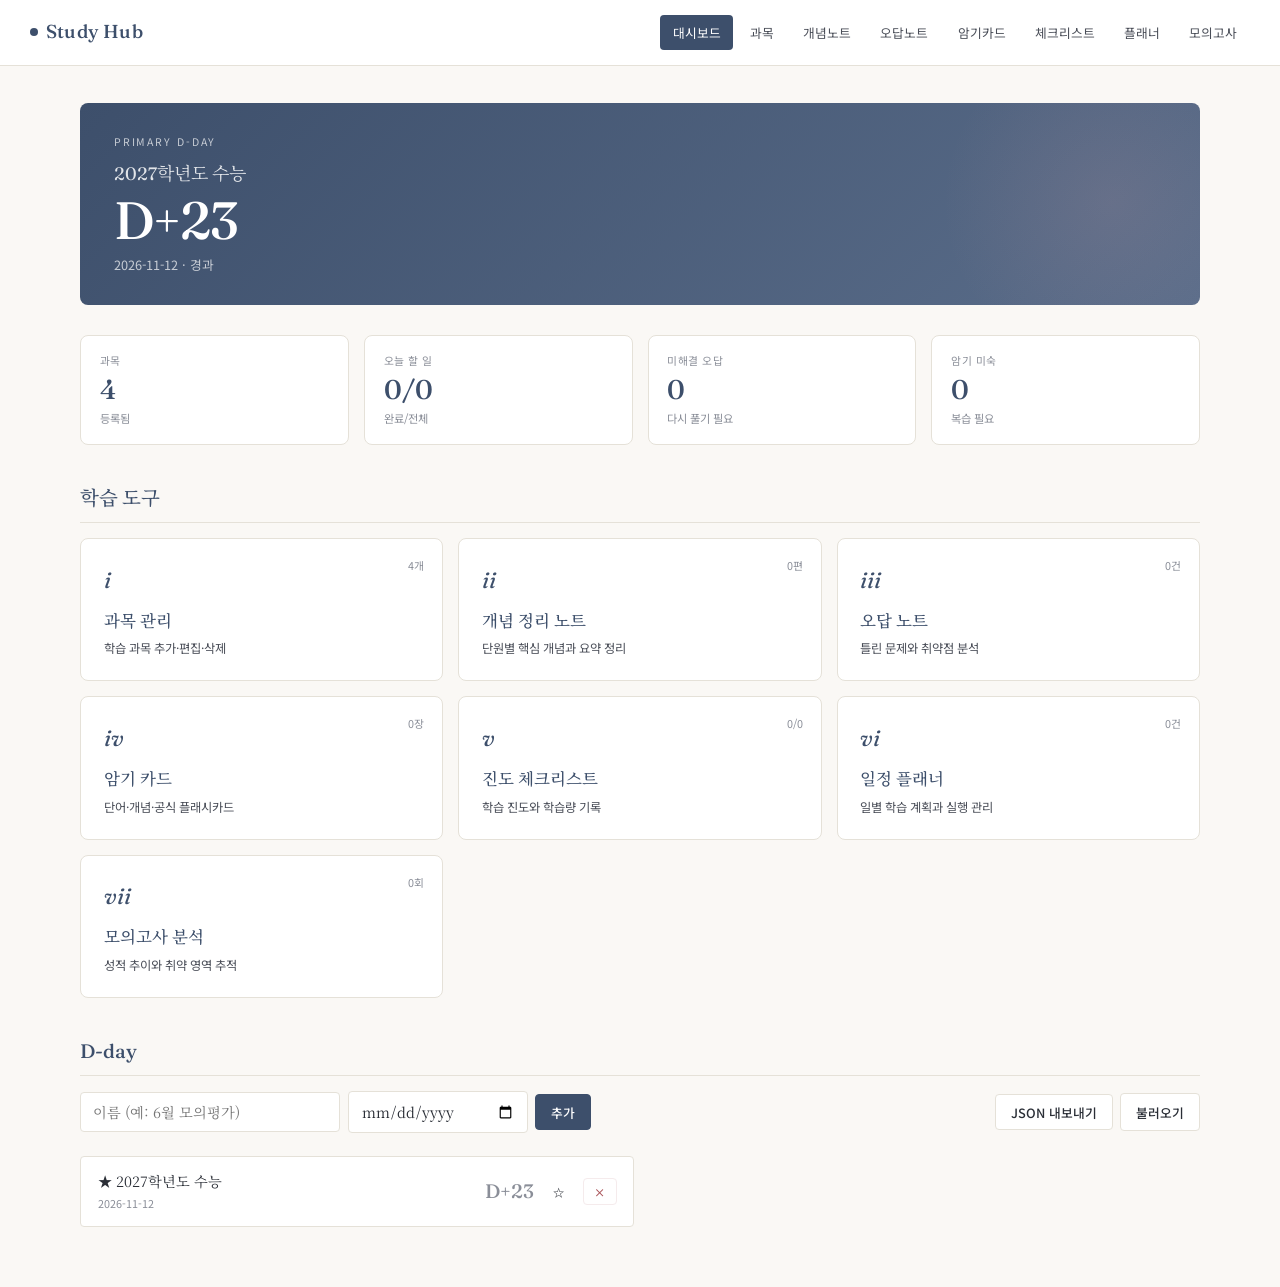
<file: index.html>
<!DOCTYPE html>
<html lang="ko">
<head>
<meta charset="UTF-8">
<title>Study Hub — 대시보드</title>
<meta name="viewport" content="width=device-width, initial-scale=1">
<link rel="stylesheet" href="shared.css">
<style>
  /* Dashboard-specific */
  .hero {
    background: linear-gradient(135deg, #3d4f6b 0%, #5a6d8a 100%);
    color: white;
    border-radius: var(--radius-lg);
    padding: 2rem 2.25rem;
    margin-bottom: 2rem;
    position: relative;
    overflow: hidden;
  }
  .hero::before {
    content: '';
    position: absolute;
    top: -50%;
    right: -10%;
    width: 400px;
    height: 400px;
    background: radial-gradient(circle, rgba(200,154,160,0.15) 0%, transparent 60%);
  }
  .hero-eyebrow {
    font-family: var(--font-sans);
    font-size: 0.7rem;
    letter-spacing: 0.18em;
    text-transform: uppercase;
    opacity: 0.7;
    margin-bottom: 0.6rem;
  }
  .hero-dday-name {
    font-family: var(--font-display);
    font-size: 1.2rem;
    font-weight: 400;
    opacity: 0.85;
    margin-bottom: 0.3rem;
  }
  .hero-dday {
    font-family: var(--font-display);
    font-weight: 500;
    font-size: 3.5rem;
    letter-spacing: -0.02em;
    line-height: 1;
  }
  .hero-meta {
    margin-top: 0.5rem;
    font-family: var(--font-sans);
    font-size: 0.85rem;
    opacity: 0.7;
  }

  .stat-grid {
    display: grid;
    grid-template-columns: repeat(4, 1fr);
    gap: 1rem;
    margin-bottom: 2rem;
  }
  .stat {
    background: var(--bg-card);
    border: 1px solid var(--line);
    border-radius: var(--radius-lg);
    padding: 1.1rem 1.25rem;
  }
  .stat-label {
    font-family: var(--font-sans);
    font-size: 0.72rem;
    color: var(--ink-light);
    letter-spacing: 0.05em;
    text-transform: uppercase;
    margin-bottom: 0.4rem;
  }
  .stat-value {
    font-family: var(--font-display);
    font-size: 1.8rem;
    font-weight: 500;
    color: var(--navy);
    line-height: 1;
  }
  .stat-sub {
    font-family: var(--font-sans);
    font-size: 0.75rem;
    color: var(--ink-light);
    margin-top: 0.4rem;
  }

  .tools-grid {
    display: grid;
    grid-template-columns: repeat(3, 1fr);
    gap: 1rem;
  }
  .tool-card {
    background: var(--bg-card);
    border: 1px solid var(--line);
    border-radius: var(--radius-lg);
    padding: 1.5rem;
    text-decoration: none;
    color: var(--ink);
    transition: all 0.2s ease;
    display: block;
    position: relative;
  }
  .tool-card:hover {
    border-color: var(--navy-soft);
    transform: translateY(-2px);
    box-shadow: 0 6px 20px rgba(61, 79, 107, 0.08);
  }
  .tool-mark {
    font-family: var(--font-display);
    font-weight: 400;
    font-style: italic;
    font-size: 1.5rem;
    color: var(--navy);
    margin-bottom: 0.6rem;
  }
  .tool-name {
    font-family: var(--font-display);
    font-weight: 500;
    font-size: 1.1rem;
    color: var(--navy);
    margin-bottom: 0.3rem;
  }
  .tool-desc {
    font-family: var(--font-sans);
    font-size: 0.82rem;
    color: var(--ink-soft);
    line-height: 1.5;
  }
  .tool-count {
    position: absolute;
    top: 1.2rem;
    right: 1.2rem;
    font-family: var(--font-sans);
    font-size: 0.72rem;
    color: var(--ink-light);
  }

  .section-title {
    font-family: var(--font-display);
    font-weight: 500;
    font-size: 1.3rem;
    color: var(--navy);
    margin: 2.5rem 0 1rem;
    padding-bottom: 0.5rem;
    border-bottom: 1px solid var(--line);
  }

  .dday-list { display: grid; grid-template-columns: 1fr 1fr; gap: 0.75rem; }
  .dday-item {
    display: flex;
    justify-content: space-between;
    align-items: center;
    padding: 0.9rem 1.1rem;
    border: 1px solid var(--line);
    border-radius: var(--radius);
    background: var(--bg-card);
  }
  .dday-item-name {
    font-family: var(--font-body);
    font-size: 0.95rem;
    color: var(--ink);
  }
  .dday-item-date {
    font-family: var(--font-sans);
    font-size: 0.72rem;
    color: var(--ink-light);
    margin-top: 0.1rem;
  }
  .dday-item-val {
    font-family: var(--font-display);
    font-weight: 500;
    font-size: 1.3rem;
    color: var(--navy);
  }
  .dday-item-val.urgent { color: #a85055; }
  .dday-item-val.past { color: var(--ink-light); }

  @media (max-width: 800px) {
    .stat-grid { grid-template-columns: 1fr 1fr; }
    .tools-grid { grid-template-columns: 1fr; }
    .dday-list { grid-template-columns: 1fr; }
    .hero-dday { font-size: 2.5rem; }
  }

  @media print {
    .hero { background: white !important; color: #000 !important; border: 2px solid #000; }
    .hero-dday { color: #000 !important; }
    .tool-card { page-break-inside: avoid; }
  }
</style>
</head>
<body>
<nav class="top-nav no-print">
  <a href="index.html" class="brand"><span class="brand-mark"></span>Study Hub</a>
  <div class="nav-links"></div>
</nav>

<main class="container">
  <div id="hero-mount"></div>

  <div class="stat-grid" id="stats-mount"></div>

  <h2 class="section-title">학습 도구</h2>
  <div class="tools-grid" id="tools-mount"></div>

  <h2 class="section-title">D-day</h2>
  <div class="toolbar no-print">
    <input type="text" id="dday-name" class="input" placeholder="이름 (예: 6월 모의평가)" style="max-width: 260px;">
    <input type="date" id="dday-date" class="input" style="max-width: 180px;">
    <button class="btn btn-primary" onclick="addDday()">추가</button>
    <div class="toolbar-spacer"></div>
    <button class="btn" onclick="exportJSON()">JSON 내보내기</button>
    <label class="btn" style="cursor:pointer;">
      불러오기
      <input type="file" accept=".json" style="display:none" onchange="importJSON(this.files[0])">
    </label>
  </div>
  <div class="dday-list" id="dday-mount"></div>
</main>

<script src="shared.js"></script>
<script>
  renderNav('home');

  function renderHero() {
    const primary = DATA.ddays.find(d => d.pinned) || DATA.ddays[0];
    if (!primary) {
      document.getElementById('hero-mount').innerHTML = `
        <div class="hero">
          <div class="hero-eyebrow">Study Hub</div>
          <div class="hero-dday-name">D-day가 없습니다</div>
          <div class="hero-meta">아래에서 목표 날짜를 추가해 보세요.</div>
        </div>`;
      return;
    }
    const days = daysUntil(primary.date);
    const label = formatDDay(primary.date);
    document.getElementById('hero-mount').innerHTML = `
      <div class="hero">
        <div class="hero-eyebrow">Primary D-day</div>
        <div class="hero-dday-name">${escapeHtml(primary.name)}</div>
        <div class="hero-dday">${label}</div>
        <div class="hero-meta">${primary.date} · ${days >= 0 ? '남음' : '경과'}</div>
      </div>`;
  }

  function renderStats() {
    const unknownCards = DATA.cards.filter(c => !c.known).length;
    const todayCount = DATA.planner.filter(p => p.date === today()).length;
    const todayDone = DATA.planner.filter(p => p.date === today() && p.done).length;
    const wrongUnresolved = DATA.wrongs.filter(w => !w.retry).length;

    const stats = [
      { label: '과목', val: DATA.subjects.length, sub: '등록됨' },
      { label: '오늘 할 일', val: `${todayDone}/${todayCount}`, sub: '완료/전체' },
      { label: '미해결 오답', val: wrongUnresolved, sub: '다시 풀기 필요' },
      { label: '암기 미숙', val: unknownCards, sub: '복습 필요' }
    ];
    document.getElementById('stats-mount').innerHTML = stats.map(s => `
      <div class="stat">
        <div class="stat-label">${s.label}</div>
        <div class="stat-value">${s.val}</div>
        <div class="stat-sub">${s.sub}</div>
      </div>`).join('');
  }

  function renderTools() {
    const tools = [
      { href: 'subjects.html',  mark: 'i', name: '과목 관리',   desc: '학습 과목 추가·편집·삭제',           count: `${DATA.subjects.length}개` },
      { href: 'note.html',      mark: 'ii', name: '개념 정리 노트', desc: '단원별 핵심 개념과 요약 정리',     count: `${DATA.notes.length}편` },
      { href: 'wrong.html',     mark: 'iii', name: '오답 노트',  desc: '틀린 문제와 취약점 분석',           count: `${DATA.wrongs.length}건` },
      { href: 'flashcard.html', mark: 'iv', name: '암기 카드',  desc: '단어·개념·공식 플래시카드',         count: `${DATA.cards.length}장` },
      { href: 'checklist.html', mark: 'v', name: '진도 체크리스트', desc: '학습 진도와 학습량 기록',         count: `${DATA.checklist.filter(c => c.done).length}/${DATA.checklist.length}` },
      { href: 'planner.html',   mark: 'vi', name: '일정 플래너', desc: '일별 학습 계획과 실행 관리',         count: `${DATA.planner.length}건` },
      { href: 'mock.html',      mark: 'vii', name: '모의고사 분석', desc: '성적 추이와 취약 영역 추적',     count: `${DATA.mocks.length}회` }
    ];
    document.getElementById('tools-mount').innerHTML = tools.map(t => `
      <a class="tool-card" href="${t.href}">
        <div class="tool-count">${t.count}</div>
        <div class="tool-mark">${t.mark}</div>
        <div class="tool-name">${t.name}</div>
        <div class="tool-desc">${t.desc}</div>
      </a>`).join('');
  }

  function renderDdays() {
    const sorted = [...DATA.ddays].sort((a, b) => new Date(a.date) - new Date(b.date));
    if (sorted.length === 0) {
      document.getElementById('dday-mount').innerHTML = `
        <div class="empty">
          <div class="empty-mark">·</div>
          등록된 D-day가 없습니다.
        </div>`;
      return;
    }
    document.getElementById('dday-mount').innerHTML = sorted.map(d => {
      const days = daysUntil(d.date);
      const cls = days < 0 ? 'past' : (days <= 30 ? 'urgent' : '');
      return `
        <div class="dday-item">
          <div>
            <div class="dday-item-name">${d.pinned ? '★ ' : ''}${escapeHtml(d.name)}</div>
            <div class="dday-item-date">${d.date}</div>
          </div>
          <div class="flex gap-1" style="align-items:center;">
            <span class="dday-item-val ${cls}">${formatDDay(d.date)}</span>
            <button class="btn btn-sm btn-ghost no-print" onclick="togglePin('${d.id}')" title="대표로 설정">${d.pinned ? '☆' : '★'}</button>
            <button class="btn btn-sm btn-ghost btn-danger no-print" onclick="removeDday('${d.id}')">×</button>
          </div>
        </div>`;
    }).join('');
  }

  function addDday() {
    const name = document.getElementById('dday-name').value.trim();
    const date = document.getElementById('dday-date').value;
    if (!name || !date) { alert('이름과 날짜를 모두 입력해 주세요.'); return; }
    DATA.ddays.push({ id: newId('d'), name, date, pinned: false });
    commit();
    document.getElementById('dday-name').value = '';
    document.getElementById('dday-date').value = '';
    renderDdays(); renderHero();
  }

  function removeDday(id) {
    if (!confirm('이 D-day를 삭제할까요?')) return;
    DATA.ddays = DATA.ddays.filter(d => d.id !== id);
    commit();
    renderDdays(); renderHero();
  }

  function togglePin(id) {
    DATA.ddays.forEach(d => d.pinned = (d.id === id ? !d.pinned : false));
    commit();
    renderDdays(); renderHero();
  }

  renderHero(); renderStats(); renderTools(); renderDdays();
</script>
</body>
</html>
</file>
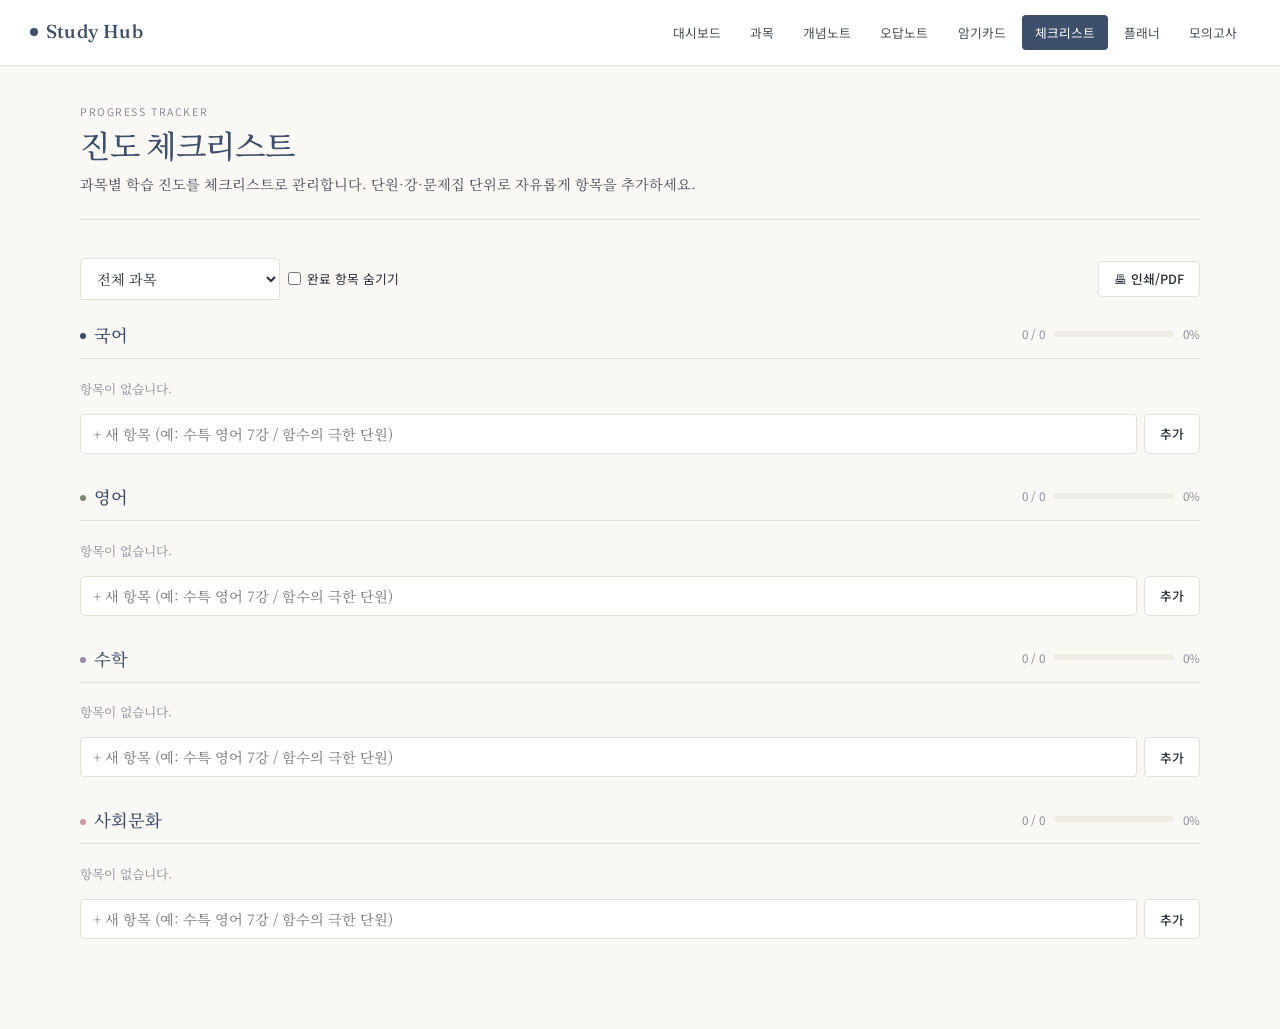
<file: checklist.html>
<!DOCTYPE html>
<html lang="ko">
<head>
<meta charset="UTF-8">
<title>Study Hub — 진도 체크리스트</title>
<meta name="viewport" content="width=device-width, initial-scale=1">
<link rel="stylesheet" href="shared.css">
<style>
  .subject-section { margin-bottom: 2rem; }
  .subject-section-head {
    display: flex;
    justify-content: space-between;
    align-items: baseline;
    margin-bottom: 0.75rem;
    padding-bottom: 0.5rem;
    border-bottom: 1px solid var(--line);
  }
  .subject-section-title {
    font-family: var(--font-display);
    font-weight: 500;
    font-size: 1.15rem;
    color: var(--navy);
    display: flex;
    align-items: center;
    gap: 0.5rem;
  }
  .progress-meter {
    display: flex;
    align-items: center;
    gap: 0.6rem;
    font-family: var(--font-sans);
    font-size: 0.78rem;
    color: var(--ink-light);
  }
  .progress-bar {
    width: 120px;
    height: 6px;
    background: var(--line-soft);
    border-radius: 10px;
    overflow: hidden;
  }
  .progress-fill {
    height: 100%;
    background: linear-gradient(90deg, var(--navy-soft), var(--navy));
    transition: width 0.3s ease;
  }

  .check-item {
    display: flex;
    align-items: center;
    gap: 0.7rem;
    padding: 0.55rem 0.8rem;
    background: var(--bg-card);
    border: 1px solid var(--line);
    border-radius: var(--radius);
    margin-bottom: 0.4rem;
    transition: opacity 0.15s ease;
  }
  .check-item.done { opacity: 0.55; background: var(--olive-pale); }
  .check-item.done .check-text { text-decoration: line-through; color: var(--ink-light); }

  .check-cb {
    width: 18px; height: 18px;
    accent-color: var(--olive);
    cursor: pointer;
  }
  .check-text {
    flex: 1;
    font-family: var(--font-body);
    font-size: 0.95rem;
    border: none;
    background: transparent;
    padding: 0.1rem;
  }
  .check-text:focus { outline: 1px solid var(--navy-soft); border-radius: 3px; }

  .add-inline {
    display: flex;
    gap: 0.5rem;
    margin-top: 0.5rem;
  }
  .add-inline .input { flex: 1; }
</style>
</head>
<body>
<nav class="top-nav no-print">
  <a href="index.html" class="brand"><span class="brand-mark"></span>Study Hub</a>
  <div class="nav-links"></div>
</nav>

<main class="container">
  <header class="page-header">
    <div class="page-eyebrow">Progress Tracker</div>
    <h1 class="page-title">진도 체크리스트</h1>
    <p class="page-subtitle">과목별 학습 진도를 체크리스트로 관리합니다. 단원·강·문제집 단위로 자유롭게 항목을 추가하세요.</p>
  </header>

  <div class="toolbar no-print">
    <select class="select" id="filter-subject" onchange="render()" style="max-width: 200px;">
      <option value="">전체 과목</option>
    </select>
    <label class="retry-toggle" style="display:flex; align-items:center; gap:0.4rem; font-family: var(--font-sans); font-size: 0.85rem;">
      <input type="checkbox" id="hide-done" onchange="render()"> 완료 항목 숨기기
    </label>
    <div class="toolbar-spacer"></div>
    <button class="btn" onclick="window.print()">🖶 인쇄/PDF</button>
  </div>

  <div id="list"></div>
</main>

<script src="shared.js"></script>
<script>
  renderNav('checklist');

  function populateSelectors() {
    const sel = document.getElementById('filter-subject');
    sel.innerHTML = `<option value="">전체 과목</option>` +
      DATA.subjects.map(s => `<option value="${s.id}">${escapeHtml(s.name)}</option>`).join('');
  }

  function addItem(subjectId, inputEl) {
    const text = inputEl.value.trim();
    if (!text) return;
    DATA.checklist.push({ id: newId('cl'), subjectId, text, done: false, createdAt: Date.now() });
    commit();
    inputEl.value = '';
    render();
    setTimeout(() => { document.getElementById(`add-${subjectId}`)?.focus(); }, 50);
  }

  function toggle(id) {
    const it = DATA.checklist.find(x => x.id === id);
    it.done = !it.done;
    commit();
    render();
  }

  function updateText(id, value) {
    const it = DATA.checklist.find(x => x.id === id);
    const v = value.trim();
    if (!v) { remove(id); return; }
    it.text = v;
    commit();
  }

  function remove(id) {
    DATA.checklist = DATA.checklist.filter(x => x.id !== id);
    commit();
    render();
  }

  function render() {
    populateSelectors();
    const fsub = document.getElementById('filter-subject').value;
    const hideDone = document.getElementById('hide-done').checked;

    const subjects = fsub
      ? DATA.subjects.filter(s => s.id === fsub)
      : DATA.subjects;

    if (subjects.length === 0) {
      document.getElementById('list').innerHTML =
        `<div class="empty"><div class="empty-mark">·</div>등록된 과목이 없습니다.<br><a href="subjects.html" class="btn btn-sm" style="margin-top:0.5rem;">과목 추가하러 가기</a></div>`;
      return;
    }

    document.getElementById('list').innerHTML = subjects.map(s => {
      let items = DATA.checklist.filter(c => c.subjectId === s.id);
      const total = items.length;
      const done = items.filter(i => i.done).length;
      const pct = total ? Math.round(done / total * 100) : 0;

      if (hideDone) items = items.filter(i => !i.done);

      return `
        <section class="subject-section">
          <div class="subject-section-head">
            <div class="subject-section-title">
              <span class="subject-dot dot-${s.color}"></span>
              ${escapeHtml(s.name)}
            </div>
            <div class="progress-meter">
              <span>${done} / ${total}</span>
              <div class="progress-bar"><div class="progress-fill" style="width: ${pct}%;"></div></div>
              <span>${pct}%</span>
            </div>
          </div>
          ${items.length === 0
            ? `<div class="text-sm text-muted" style="padding: 0.5rem 0;">${hideDone ? '완료된 항목만 있거나 항목이 없습니다.' : '항목이 없습니다.'}</div>`
            : items.map(i => `
              <div class="check-item ${i.done ? 'done' : ''}">
                <input type="checkbox" class="check-cb" ${i.done ? 'checked' : ''} onchange="toggle('${i.id}')">
                <input type="text" class="check-text" value="${escapeHtml(i.text)}" onchange="updateText('${i.id}', this.value)">
                <button class="btn btn-sm btn-ghost btn-danger no-print" onclick="remove('${i.id}')">×</button>
              </div>`).join('')}
          <div class="add-inline no-print">
            <input type="text" class="input" id="add-${s.id}" placeholder="+ 새 항목 (예: 수특 영어 7강 / 함수의 극한 단원)"
                   onkeydown="if(event.key==='Enter') addItem('${s.id}', this)">
            <button class="btn" onclick="addItem('${s.id}', document.getElementById('add-${s.id}'))">추가</button>
          </div>
        </section>`;
    }).join('');
  }

  render();
</script>
</body>
</html>
</file>
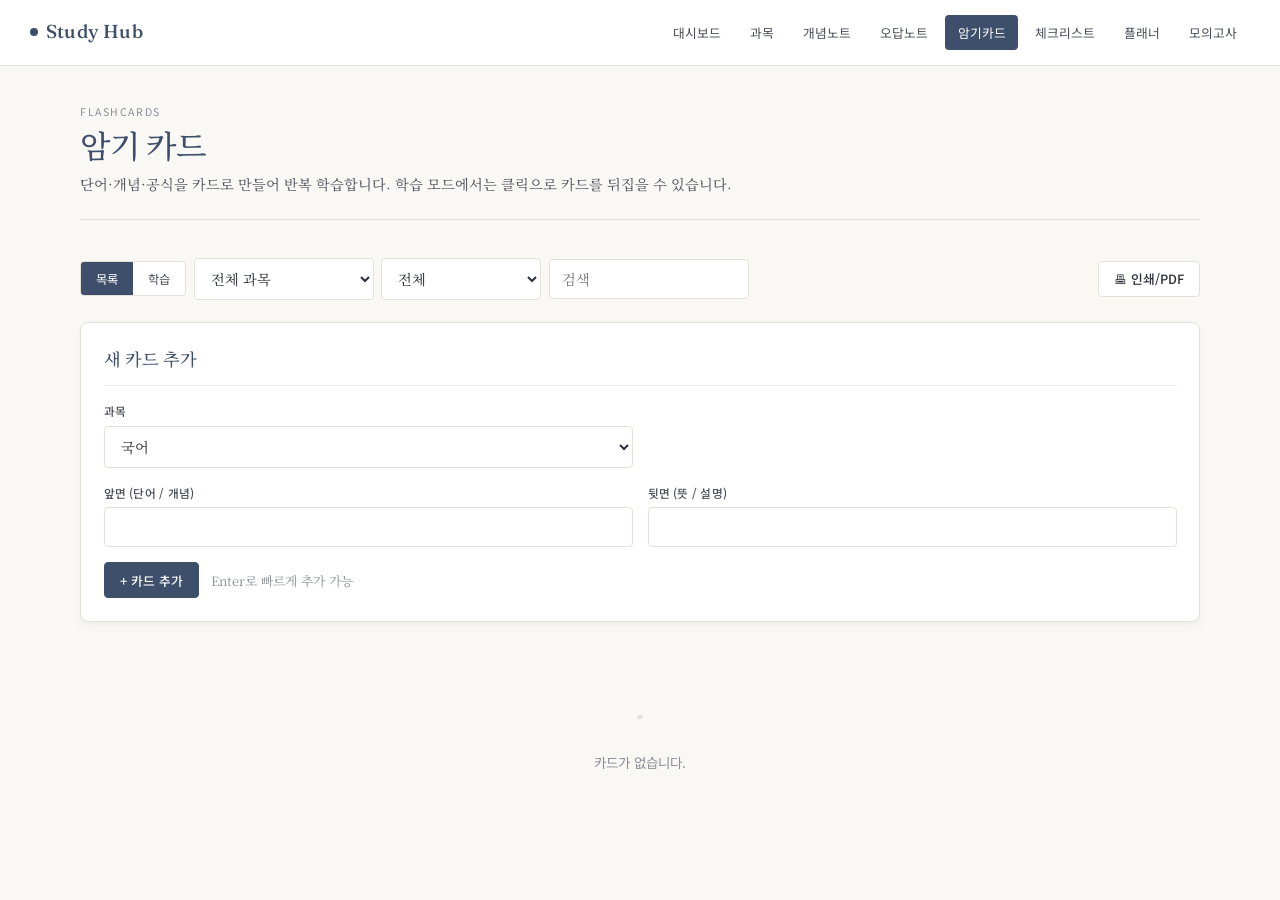
<file: flashcard.html>
<!DOCTYPE html>
<html lang="ko">
<head>
<meta charset="UTF-8">
<title>Study Hub — 암기 카드</title>
<meta name="viewport" content="width=device-width, initial-scale=1">
<link rel="stylesheet" href="shared.css">
<style>
  /* Two modes: list mode (manage) + study mode (flashcard) */
  .mode-toggle {
    display: inline-flex;
    background: var(--bg-card);
    border: 1px solid var(--line);
    border-radius: var(--radius);
    overflow: hidden;
  }
  .mode-btn {
    font-family: var(--font-sans);
    font-size: 0.82rem;
    padding: 0.5rem 1rem;
    border: none;
    background: transparent;
    cursor: pointer;
    color: var(--ink-soft);
  }
  .mode-btn.active { background: var(--navy); color: white; }

  /* List */
  .card-row {
    display: grid;
    grid-template-columns: auto 1fr 1fr auto auto;
    gap: 0.75rem;
    align-items: center;
    padding: 0.7rem 1rem;
    background: var(--bg-card);
    border: 1px solid var(--line);
    border-radius: var(--radius);
    margin-bottom: 0.5rem;
  }
  .card-row.known { background: var(--olive-pale); }
  .card-row input[type=text] {
    border: none;
    background: transparent;
    font-family: var(--font-body);
    font-size: 0.92rem;
    padding: 0.2rem;
  }
  .card-row input[type=text]:focus { outline: 1px solid var(--navy-soft); border-radius: 3px; }

  /* Study mode */
  .study-area { display: flex; flex-direction: column; align-items: center; }
  .flashcard {
    width: min(560px, 92vw);
    height: 320px;
    perspective: 1200px;
    cursor: pointer;
    margin-bottom: 1.5rem;
  }
  .flashcard-inner {
    position: relative;
    width: 100%;
    height: 100%;
    transition: transform 0.6s;
    transform-style: preserve-3d;
  }
  .flashcard.flipped .flashcard-inner { transform: rotateY(180deg); }

  .face {
    position: absolute;
    inset: 0;
    backface-visibility: hidden;
    background: var(--bg-card);
    border: 1px solid var(--line);
    border-radius: var(--radius-lg);
    box-shadow: var(--shadow-soft);
    display: flex;
    align-items: center;
    justify-content: center;
    flex-direction: column;
    padding: 2rem;
    text-align: center;
  }
  .face-back {
    transform: rotateY(180deg);
    background: linear-gradient(135deg, #f9f6f1 0%, #f3eee5 100%);
  }
  .face-label {
    font-family: var(--font-sans);
    font-size: 0.7rem;
    letter-spacing: 0.15em;
    text-transform: uppercase;
    color: var(--ink-light);
    position: absolute;
    top: 1rem;
    left: 1.25rem;
  }
  .face-content {
    font-family: var(--font-display);
    font-weight: 500;
    font-size: 1.7rem;
    color: var(--navy);
    line-height: 1.4;
    word-break: keep-all;
  }
  .face-back .face-content {
    font-family: var(--font-body);
    font-size: 1.15rem;
    font-weight: 400;
    color: var(--ink);
  }

  .study-controls {
    display: flex;
    gap: 0.5rem;
    align-items: center;
    flex-wrap: wrap;
    justify-content: center;
  }
  .study-info {
    font-family: var(--font-sans);
    font-size: 0.85rem;
    color: var(--ink-light);
    margin-bottom: 0.5rem;
  }

  /* Print: list as 2-column flashcards */
  @media print {
    .study-area, .mode-toggle, .toolbar { display: none !important; }
    #list { display: grid !important; grid-template-columns: 1fr 1fr; gap: 0.5rem; }
    .card-row {
      grid-template-columns: 1fr 1fr !important;
      page-break-inside: avoid;
      background: white !important;
    }
    .card-row > .ck, .card-row > .actions { display: none; }
  }
</style>
</head>
<body>
<nav class="top-nav no-print">
  <a href="index.html" class="brand"><span class="brand-mark"></span>Study Hub</a>
  <div class="nav-links"></div>
</nav>

<main class="container">
  <header class="page-header">
    <div class="page-eyebrow">Flashcards</div>
    <h1 class="page-title">암기 카드</h1>
    <p class="page-subtitle">단어·개념·공식을 카드로 만들어 반복 학습합니다. 학습 모드에서는 클릭으로 카드를 뒤집을 수 있습니다.</p>
  </header>

  <div class="toolbar no-print">
    <div class="mode-toggle">
      <button class="mode-btn active" data-mode="list" onclick="setMode('list')">목록</button>
      <button class="mode-btn" data-mode="study" onclick="setMode('study')">학습</button>
    </div>
    <select class="select" id="filter-subject" onchange="onFilterChange()" style="max-width: 180px;">
      <option value="">전체 과목</option>
    </select>
    <select class="select" id="filter-known" onchange="onFilterChange()" style="max-width: 160px;">
      <option value="">전체</option>
      <option value="unknown">미숙만</option>
      <option value="known">완료만</option>
    </select>
    <input type="text" class="input" id="filter-search" placeholder="검색" oninput="onFilterChange()" style="max-width: 200px;">
    <div class="toolbar-spacer"></div>
    <button class="btn" onclick="window.print()">🖶 인쇄/PDF</button>
  </div>

  <!-- LIST MODE -->
  <div id="list-mode">
    <div class="card mb-2 no-print">
      <div class="card-header">
        <div class="card-title">새 카드 추가</div>
      </div>
      <div class="form-grid">
        <div class="form-grid form-grid-2">
          <div>
            <label class="label">과목</label>
            <select class="select" id="f-subject"></select>
          </div>
          <div></div>
        </div>
        <div class="form-grid form-grid-2">
          <div>
            <label class="label">앞면 (단어 / 개념)</label>
            <input type="text" class="input" id="f-front">
          </div>
          <div>
            <label class="label">뒷면 (뜻 / 설명)</label>
            <input type="text" class="input" id="f-back">
          </div>
        </div>
        <div>
          <button class="btn btn-primary" onclick="addCard()">+ 카드 추가</button>
          <span class="text-muted text-sm" style="margin-left: 0.5rem;">Enter로 빠르게 추가 가능</span>
        </div>
      </div>
    </div>

    <div id="list"></div>
  </div>

  <!-- STUDY MODE -->
  <div id="study-mode" style="display: none;">
    <div class="study-area">
      <div class="study-info" id="study-info"></div>
      <div class="flashcard" id="flashcard" onclick="flipCard()">
        <div class="flashcard-inner">
          <div class="face">
            <div class="face-label">Front</div>
            <div class="face-content" id="face-front"></div>
          </div>
          <div class="face face-back">
            <div class="face-label">Back</div>
            <div class="face-content" id="face-back"></div>
          </div>
        </div>
      </div>
      <div class="study-controls">
        <button class="btn" onclick="prevCard()">← 이전</button>
        <button class="btn btn-primary" onclick="markUnknown()">미숙</button>
        <button class="btn btn-primary" style="background: var(--olive); border-color: var(--olive);" onclick="markKnown()">완료</button>
        <button class="btn" onclick="nextCard()">다음 →</button>
        <button class="btn btn-ghost" onclick="shuffleStudy()">섞기</button>
      </div>
    </div>
  </div>
</main>

<script src="shared.js"></script>
<script>
  renderNav('flashcard');

  let mode = 'list';
  let studyList = [];
  let studyIdx = 0;

  function populateSelectors() {
    const opts = DATA.subjects.map(s => `<option value="${s.id}">${escapeHtml(s.name)}</option>`).join('');
    document.getElementById('f-subject').innerHTML = opts;
    document.getElementById('filter-subject').innerHTML = `<option value="">전체 과목</option>` + opts;
  }

  function setMode(m) {
    mode = m;
    document.querySelectorAll('.mode-btn').forEach(b => b.classList.toggle('active', b.dataset.mode === m));
    document.getElementById('list-mode').style.display  = m === 'list'  ? '' : 'none';
    document.getElementById('study-mode').style.display = m === 'study' ? '' : 'none';
    if (m === 'study') startStudy();
  }

  function addCard() {
    const subjectId = document.getElementById('f-subject').value;
    const front = document.getElementById('f-front').value.trim();
    const back = document.getElementById('f-back').value.trim();
    if (!subjectId) { alert('과목을 선택하세요.'); return; }
    if (!front || !back) { alert('앞면과 뒷면을 모두 입력하세요.'); return; }

    DATA.cards.unshift({ id: newId('c'), subjectId, front, back, known: false, createdAt: Date.now() });
    commit();
    document.getElementById('f-front').value = '';
    document.getElementById('f-back').value = '';
    document.getElementById('f-front').focus();
    renderList();
  }

  // Enter shortcut
  ['f-front','f-back'].forEach(id => {
    document.addEventListener('DOMContentLoaded', () => {
      const el = document.getElementById(id);
      if (el) el.addEventListener('keydown', e => { if (e.key === 'Enter') addCard(); });
    });
  });

  function updateCard(id, patch) {
    const c = DATA.cards.find(x => x.id === id);
    Object.assign(c, patch);
    commit();
  }

  function toggleKnown(id) {
    const c = DATA.cards.find(x => x.id === id);
    c.known = !c.known;
    commit();
    renderList();
  }

  function deleteCard(id) {
    if (!confirm('이 카드를 삭제할까요?')) return;
    DATA.cards = DATA.cards.filter(c => c.id !== id);
    commit();
    renderList();
  }

  function filtered() {
    const fsub = document.getElementById('filter-subject')?.value || '';
    const fk = document.getElementById('filter-known')?.value || '';
    const fq = (document.getElementById('filter-search')?.value || '').toLowerCase();
    return DATA.cards
      .filter(c => !fsub || c.subjectId === fsub)
      .filter(c => !fk || (fk === 'known' ? c.known : !c.known))
      .filter(c => !fq || c.front.toLowerCase().includes(fq) || c.back.toLowerCase().includes(fq));
  }

  function onFilterChange() {
    if (mode === 'list') renderList();
    else startStudy();
  }

  function renderList() {
    const list = document.getElementById('list');
    const items = filtered();
    if (items.length === 0) {
      list.innerHTML = `<div class="empty"><div class="empty-mark">·</div>카드가 없습니다.</div>`;
      return;
    }
    list.innerHTML = items.map(c => {
      const sub = getSubject(c.subjectId);
      return `
        <div class="card-row ${c.known ? 'known' : ''}">
          <span class="subject-tag tag-${sub ? sub.color : 'navy'}">
            <span class="subject-dot dot-${sub ? sub.color : 'navy'}"></span>
            ${escapeHtml(sub ? sub.name : '기타')}
          </span>
          <input type="text" value="${escapeHtml(c.front)}" onchange="updateCard('${c.id}', {front: this.value})">
          <input type="text" value="${escapeHtml(c.back)}"  onchange="updateCard('${c.id}', {back: this.value})">
          <label class="ck retry-toggle no-print" style="display:flex; align-items:center; gap:0.3rem; font-family: var(--font-sans); font-size: 0.78rem;">
            <input type="checkbox" ${c.known ? 'checked' : ''} onchange="toggleKnown('${c.id}')"> 완료
          </label>
          <button class="btn btn-sm btn-ghost btn-danger actions no-print" onclick="deleteCard('${c.id}')">×</button>
        </div>`;
    }).join('');
  }

  // ---- Study mode ----
  function startStudy() {
    studyList = filtered();
    studyIdx = 0;
    if (studyList.length === 0) {
      document.getElementById('study-info').textContent = '학습할 카드가 없습니다.';
      document.getElementById('face-front').textContent = '—';
      document.getElementById('face-back').textContent = '—';
      return;
    }
    renderStudy();
  }

  function renderStudy() {
    const c = studyList[studyIdx];
    document.getElementById('flashcard').classList.remove('flipped');
    document.getElementById('face-front').textContent = c.front;
    document.getElementById('face-back').textContent = c.back;
    const sub = getSubject(c.subjectId);
    document.getElementById('study-info').textContent =
      `${studyIdx + 1} / ${studyList.length} · ${sub ? sub.name : '기타'} · ${c.known ? '완료' : '미숙'}`;
  }

  function flipCard() { document.getElementById('flashcard').classList.toggle('flipped'); }
  function nextCard() { if (studyList.length === 0) return; studyIdx = (studyIdx + 1) % studyList.length; renderStudy(); }
  function prevCard() { if (studyList.length === 0) return; studyIdx = (studyIdx - 1 + studyList.length) % studyList.length; renderStudy(); }

  function markKnown() {
    if (studyList.length === 0) return;
    studyList[studyIdx].known = true;
    commit();
    nextCard();
  }
  function markUnknown() {
    if (studyList.length === 0) return;
    studyList[studyIdx].known = false;
    commit();
    nextCard();
  }
  function shuffleStudy() {
    for (let i = studyList.length - 1; i > 0; i--) {
      const j = Math.floor(Math.random() * (i + 1));
      [studyList[i], studyList[j]] = [studyList[j], studyList[i]];
    }
    studyIdx = 0;
    renderStudy();
  }

  // keyboard shortcuts in study mode
  document.addEventListener('keydown', e => {
    if (mode !== 'study') return;
    if (e.target.tagName === 'INPUT' || e.target.tagName === 'TEXTAREA') return;
    if (e.code === 'Space') { e.preventDefault(); flipCard(); }
    if (e.key === 'ArrowRight') nextCard();
    if (e.key === 'ArrowLeft') prevCard();
    if (e.key === '1') markUnknown();
    if (e.key === '2') markKnown();
  });

  populateSelectors();
  renderList();
</script>
</body>
</html>
</file>
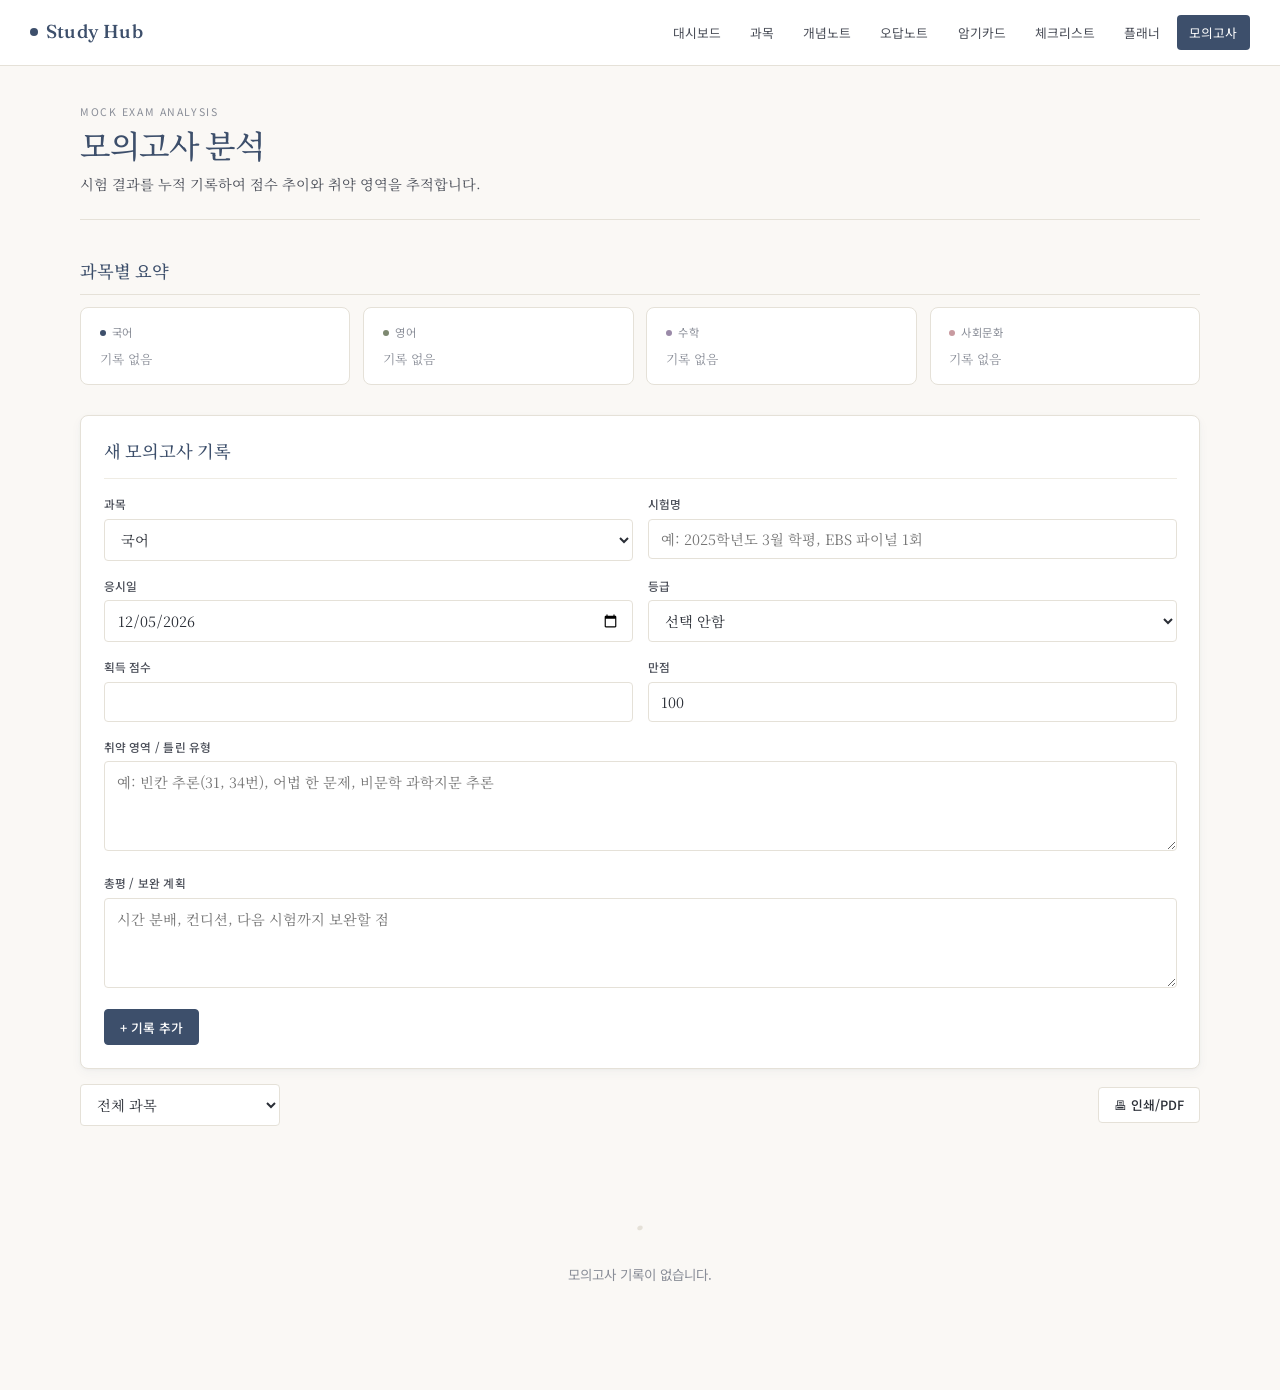
<file: mock.html>
<!DOCTYPE html>
<html lang="ko">
<head>
<meta charset="UTF-8">
<title>Study Hub — 모의고사 분석</title>
<meta name="viewport" content="width=device-width, initial-scale=1">
<link rel="stylesheet" href="shared.css">
<style>
  .summary-grid {
    display: grid;
    grid-template-columns: repeat(auto-fit, minmax(220px, 1fr));
    gap: 0.85rem;
    margin-bottom: 2rem;
  }
  .summary-card {
    background: var(--bg-card);
    border: 1px solid var(--line);
    border-radius: var(--radius-lg);
    padding: 1rem 1.25rem;
  }
  .summary-name {
    font-family: var(--font-sans);
    font-size: 0.75rem;
    color: var(--ink-light);
    letter-spacing: 0.05em;
    text-transform: uppercase;
    margin-bottom: 0.4rem;
    display: flex;
    align-items: center;
    gap: 0.4rem;
  }
  .summary-row {
    display: flex;
    justify-content: space-between;
    align-items: baseline;
    font-family: var(--font-body);
    font-size: 0.88rem;
    padding: 0.2rem 0;
    border-bottom: 1px dashed var(--line-soft);
  }
  .summary-row:last-child { border-bottom: none; }
  .summary-row .v {
    font-family: var(--font-display);
    font-weight: 500;
    color: var(--navy);
  }

  .mock-item {
    background: var(--bg-card);
    border: 1px solid var(--line);
    border-radius: var(--radius-lg);
    padding: 1.25rem 1.5rem;
    margin-bottom: 0.85rem;
  }
  .mock-head {
    display: flex;
    justify-content: space-between;
    align-items: center;
    flex-wrap: wrap;
    gap: 0.5rem;
    margin-bottom: 0.75rem;
    padding-bottom: 0.5rem;
    border-bottom: 1px dashed var(--line);
  }
  .mock-title {
    font-family: var(--font-display);
    font-weight: 500;
    font-size: 1.1rem;
    color: var(--navy);
  }
  .mock-date {
    font-family: var(--font-sans);
    font-size: 0.78rem;
    color: var(--ink-light);
  }
  .mock-stats {
    display: grid;
    grid-template-columns: repeat(3, auto);
    gap: 1.5rem;
    margin: 0.4rem 0 0.75rem;
    font-family: var(--font-sans);
    font-size: 0.82rem;
    color: var(--ink-soft);
  }
  .mock-stat strong {
    display: block;
    font-family: var(--font-display);
    font-weight: 500;
    font-size: 1.5rem;
    color: var(--navy);
    line-height: 1.1;
  }
  .mock-stat span {
    font-size: 0.7rem;
    color: var(--ink-light);
  }

  .mock-block {
    margin-top: 0.6rem;
  }
  .mock-block-label {
    font-family: var(--font-sans);
    font-size: 0.72rem;
    color: var(--ink-light);
    letter-spacing: 0.05em;
    text-transform: uppercase;
    margin-bottom: 0.25rem;
  }
  .mock-block-content {
    font-family: var(--font-body);
    font-size: 0.92rem;
    line-height: 1.65;
    white-space: pre-wrap;
  }
  .weak-block { background: var(--rose-pale); padding: 0.6rem 0.9rem; border-radius: var(--radius); border-left: 3px solid var(--rose); }
  .notes-block { background: var(--violet-pale); padding: 0.6rem 0.9rem; border-radius: var(--radius); border-left: 3px solid var(--violet); }
</style>
</head>
<body>
<nav class="top-nav no-print">
  <a href="index.html" class="brand"><span class="brand-mark"></span>Study Hub</a>
  <div class="nav-links"></div>
</nav>

<main class="container">
  <header class="page-header">
    <div class="page-eyebrow">Mock Exam Analysis</div>
    <h1 class="page-title">모의고사 분석</h1>
    <p class="page-subtitle">시험 결과를 누적 기록하여 점수 추이와 취약 영역을 추적합니다.</p>
  </header>

  <h2 class="section-title" style="font-family: var(--font-display); font-weight: 500; font-size: 1.15rem; color: var(--navy); margin: 0 0 0.85rem; padding-bottom: 0.5rem; border-bottom: 1px solid var(--line);">과목별 요약</h2>
  <div class="summary-grid" id="summary"></div>

  <div class="card mb-2 no-print">
    <div class="card-header">
      <div class="card-title">새 모의고사 기록</div>
    </div>
    <div class="form-grid">
      <div class="form-grid form-grid-2">
        <div>
          <label class="label">과목</label>
          <select class="select" id="f-subject"></select>
        </div>
        <div>
          <label class="label">시험명</label>
          <input type="text" class="input" id="f-name" placeholder="예: 2025학년도 3월 학평, EBS 파이널 1회">
        </div>
      </div>
      <div class="form-grid form-grid-2">
        <div>
          <label class="label">응시일</label>
          <input type="date" class="input" id="f-date">
        </div>
        <div>
          <label class="label">등급</label>
          <select class="select" id="f-grade">
            <option value="">선택 안함</option>
            <option>1</option><option>2</option><option>3</option>
            <option>4</option><option>5</option><option>6</option>
            <option>7</option><option>8</option><option>9</option>
          </select>
        </div>
      </div>
      <div class="form-grid form-grid-2">
        <div>
          <label class="label">획득 점수</label>
          <input type="number" class="input" id="f-score" min="0">
        </div>
        <div>
          <label class="label">만점</label>
          <input type="number" class="input" id="f-total" min="1" value="100">
        </div>
      </div>
      <div>
        <label class="label">취약 영역 / 틀린 유형</label>
        <textarea class="textarea" id="f-weak" placeholder="예: 빈칸 추론(31, 34번), 어법 한 문제, 비문학 과학지문 추론"></textarea>
      </div>
      <div>
        <label class="label">총평 / 보완 계획</label>
        <textarea class="textarea" id="f-notes" placeholder="시간 분배, 컨디션, 다음 시험까지 보완할 점"></textarea>
      </div>
      <div>
        <button class="btn btn-primary" onclick="addMock()">+ 기록 추가</button>
      </div>
    </div>
  </div>

  <div class="toolbar no-print">
    <select class="select" id="filter-subject" onchange="render()" style="max-width: 200px;">
      <option value="">전체 과목</option>
    </select>
    <div class="toolbar-spacer"></div>
    <button class="btn" onclick="window.print()">🖶 인쇄/PDF</button>
  </div>

  <div id="list"></div>
</main>

<script src="shared.js"></script>
<script>
  renderNav('mock');

  function populateSelectors() {
    const opts = DATA.subjects.map(s => `<option value="${s.id}">${escapeHtml(s.name)}</option>`).join('');
    document.getElementById('f-subject').innerHTML = opts;
    document.getElementById('filter-subject').innerHTML = `<option value="">전체 과목</option>` + opts;
  }

  function addMock() {
    const subjectId = document.getElementById('f-subject').value;
    const name = document.getElementById('f-name').value.trim();
    const date = document.getElementById('f-date').value;
    const grade = document.getElementById('f-grade').value;
    const score = document.getElementById('f-score').value;
    const total = document.getElementById('f-total').value || 100;
    const weakAreas = document.getElementById('f-weak').value.trim();
    const notes = document.getElementById('f-notes').value.trim();

    if (!subjectId) { alert('과목을 선택하세요.'); return; }
    if (!name || !date) { alert('시험명과 응시일을 입력하세요.'); return; }

    DATA.mocks.unshift({
      id: newId('m'), subjectId, name, date,
      grade: grade || null,
      score: score === '' ? null : Number(score),
      total: Number(total),
      weakAreas, notes
    });
    commit();
    ['f-name','f-date','f-grade','f-score','f-weak','f-notes'].forEach(id => document.getElementById(id).value = '');
    document.getElementById('f-total').value = 100;
    render();
  }

  function removeMock(id) {
    if (!confirm('이 기록을 삭제할까요?')) return;
    DATA.mocks = DATA.mocks.filter(m => m.id !== id);
    commit();
    render();
  }

  function renderSummary() {
    const sumEl = document.getElementById('summary');
    if (DATA.subjects.length === 0) {
      sumEl.innerHTML = '';
      return;
    }
    sumEl.innerHTML = DATA.subjects.map(s => {
      const items = DATA.mocks.filter(m => m.subjectId === s.id)
                              .sort((a, b) => new Date(a.date) - new Date(b.date));
      if (items.length === 0) {
        return `
          <div class="summary-card">
            <div class="summary-name"><span class="subject-dot dot-${s.color}"></span>${escapeHtml(s.name)}</div>
            <div class="text-sm text-muted">기록 없음</div>
          </div>`;
      }
      const latest = items[items.length - 1];
      const avg = (items.reduce((a, m) => a + (m.score != null ? (m.score / m.total * 100) : 0), 0) / items.length);
      const latestPct = latest.score != null ? Math.round(latest.score / latest.total * 100) : null;
      const grades = items.filter(m => m.grade).map(m => Number(m.grade));
      const avgGrade = grades.length ? (grades.reduce((a,b)=>a+b,0) / grades.length).toFixed(1) : null;

      return `
        <div class="summary-card">
          <div class="summary-name"><span class="subject-dot dot-${s.color}"></span>${escapeHtml(s.name)}</div>
          <div class="summary-row"><span>응시 횟수</span><span class="v">${items.length}회</span></div>
          ${latest.grade ? `<div class="summary-row"><span>최근 등급</span><span class="v">${latest.grade}등급</span></div>` : ''}
          ${latestPct !== null ? `<div class="summary-row"><span>최근 점수</span><span class="v">${latest.score}/${latest.total} (${latestPct}%)</span></div>` : ''}
          ${avgGrade ? `<div class="summary-row"><span>평균 등급</span><span class="v">${avgGrade}</span></div>` : ''}
          <div class="summary-row"><span>평균 정답률</span><span class="v">${avg.toFixed(1)}%</span></div>
        </div>`;
    }).join('');
  }

  function renderList() {
    const fsub = document.getElementById('filter-subject').value;
    let items = DATA.mocks;
    if (fsub) items = items.filter(m => m.subjectId === fsub);
    items = [...items].sort((a, b) => new Date(b.date) - new Date(a.date));

    const list = document.getElementById('list');
    if (items.length === 0) {
      list.innerHTML = `<div class="empty"><div class="empty-mark">·</div>모의고사 기록이 없습니다.</div>`;
      return;
    }
    list.innerHTML = items.map(m => {
      const sub = getSubject(m.subjectId);
      const pct = m.score != null ? Math.round(m.score / m.total * 100) : null;
      return `
        <div class="mock-item">
          <div class="mock-head">
            <div class="flex gap-1" style="align-items: center;">
              <span class="subject-tag tag-${sub ? sub.color : 'navy'}">
                <span class="subject-dot dot-${sub ? sub.color : 'navy'}"></span>
                ${escapeHtml(sub ? sub.name : '기타')}
              </span>
              <span class="mock-title">${escapeHtml(m.name)}</span>
            </div>
            <div class="flex gap-1" style="align-items: center;">
              <span class="mock-date">${m.date}</span>
              <button class="btn btn-sm btn-ghost btn-danger no-print" onclick="removeMock('${m.id}')">×</button>
            </div>
          </div>

          <div class="mock-stats">
            ${m.grade ? `<div class="mock-stat"><strong>${m.grade}</strong><span>등급</span></div>` : ''}
            ${m.score != null ? `<div class="mock-stat"><strong>${m.score}<span style="font-size:0.7em; color:var(--ink-light)">/${m.total}</span></strong><span>점수</span></div>` : ''}
            ${pct !== null ? `<div class="mock-stat"><strong>${pct}<span style="font-size:0.6em">%</span></strong><span>정답률</span></div>` : ''}
          </div>

          ${m.weakAreas ? `
            <div class="mock-block">
              <div class="mock-block-label">취약 영역</div>
              <div class="weak-block mock-block-content">${escapeHtml(m.weakAreas)}</div>
            </div>` : ''}
          ${m.notes ? `
            <div class="mock-block">
              <div class="mock-block-label">총평 / 보완</div>
              <div class="notes-block mock-block-content">${escapeHtml(m.notes)}</div>
            </div>` : ''}
        </div>`;
    }).join('');
  }

  function render() {
    populateSelectors();
    renderSummary();
    renderList();
  }

  // default date to today
  document.getElementById('f-date').value = today();
  render();
</script>
</body>
</html>
</file>
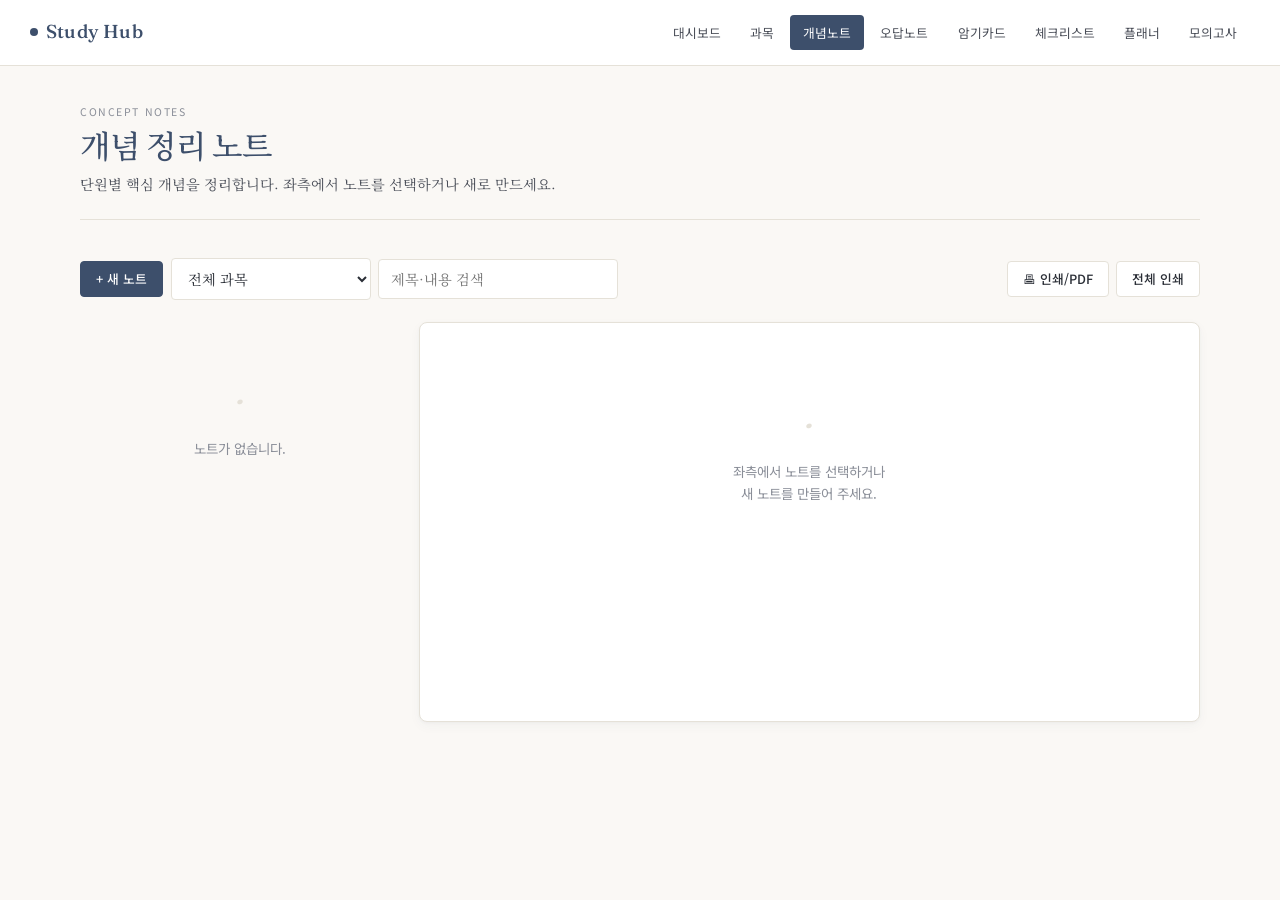
<file: note.html>
<!DOCTYPE html>
<html lang="ko">
<head>
<meta charset="UTF-8">
<title>Study Hub — 개념 노트</title>
<meta name="viewport" content="width=device-width, initial-scale=1">
<link rel="stylesheet" href="shared.css">
<style>
  .note-grid { display: grid; grid-template-columns: 320px 1fr; gap: 1.25rem; align-items: start; }

  .note-side { position: sticky; top: 80px; }

  .note-item {
    padding: 0.75rem 0.9rem;
    background: var(--bg-card);
    border: 1px solid var(--line);
    border-radius: var(--radius);
    margin-bottom: 0.5rem;
    cursor: pointer;
    transition: all 0.15s ease;
  }
  .note-item:hover { border-color: var(--navy-soft); }
  .note-item.selected { border-color: var(--navy); background: var(--navy-pale); }
  .note-item-title {
    font-family: var(--font-display);
    font-weight: 500;
    font-size: 0.95rem;
    color: var(--ink);
    margin-bottom: 0.25rem;
    line-height: 1.3;
  }
  .note-item-meta {
    font-family: var(--font-sans);
    font-size: 0.7rem;
    color: var(--ink-light);
    display: flex;
    align-items: center;
    gap: 0.5rem;
  }

  .note-body { min-height: 400px; }
  .note-title-input {
    font-family: var(--font-display);
    font-weight: 500;
    font-size: 1.5rem;
    color: var(--navy);
    border: none;
    background: transparent;
    width: 100%;
    padding: 0.3rem 0;
    border-bottom: 1px solid var(--line);
    margin-bottom: 1rem;
  }
  .note-title-input:focus { outline: none; border-bottom-color: var(--navy); }

  .note-content {
    font-family: var(--font-body);
    font-size: 1rem;
    line-height: 1.8;
    width: 100%;
    border: 1px solid var(--line);
    background: var(--bg-card);
    padding: 1.25rem;
    border-radius: var(--radius);
    min-height: 400px;
    resize: vertical;
  }
  .note-content:focus { outline: none; border-color: var(--navy-soft); }

  .note-meta-bar {
    display: flex;
    justify-content: space-between;
    align-items: center;
    margin-bottom: 0.75rem;
    flex-wrap: wrap;
    gap: 0.5rem;
  }

  .tag-input-row {
    display: flex;
    gap: 0.4rem;
    align-items: center;
    flex-wrap: wrap;
    margin-top: 0.75rem;
  }
  .tag-chip {
    font-family: var(--font-sans);
    font-size: 0.72rem;
    background: var(--violet-pale);
    color: var(--violet);
    padding: 0.2rem 0.55rem;
    border-radius: 20px;
    display: inline-flex;
    align-items: center;
    gap: 0.3rem;
  }
  .tag-chip-x { cursor: pointer; opacity: 0.6; }
  .tag-chip-x:hover { opacity: 1; }

  @media (max-width: 900px) {
    .note-grid { grid-template-columns: 1fr; }
    .note-side { position: static; }
  }

  @media print {
    .note-grid { grid-template-columns: 1fr; }
    .note-side, .note-meta-bar, .toolbar { display: none !important; }
    .note-content {
      border: none !important;
      padding: 0 !important;
      background: white !important;
      min-height: auto !important;
    }
    .note-title-input {
      border: none !important;
      border-bottom: 2px solid #000 !important;
    }
    #print-all .note-print-block {
      page-break-after: always;
      margin-bottom: 2rem;
    }
    #print-all .note-print-block:last-child { page-break-after: auto; }
  }
</style>
</head>
<body>
<nav class="top-nav no-print">
  <a href="index.html" class="brand"><span class="brand-mark"></span>Study Hub</a>
  <div class="nav-links"></div>
</nav>

<main class="container">
  <header class="page-header">
    <div class="page-eyebrow">Concept Notes</div>
    <h1 class="page-title">개념 정리 노트</h1>
    <p class="page-subtitle">단원별 핵심 개념을 정리합니다. 좌측에서 노트를 선택하거나 새로 만드세요.</p>
  </header>

  <div class="toolbar no-print">
    <button class="btn btn-primary" onclick="createNote()">+ 새 노트</button>
    <select class="select" id="filter-subject" onchange="render()" style="max-width: 200px;">
      <option value="">전체 과목</option>
    </select>
    <input type="text" class="input" id="filter-search" placeholder="제목·내용 검색" oninput="render()" style="max-width: 240px;">
    <div class="toolbar-spacer"></div>
    <button class="btn" onclick="window.print()">🖶 인쇄/PDF</button>
    <button class="btn" onclick="printAll()">전체 인쇄</button>
  </div>

  <div class="note-grid">
    <aside class="note-side" id="side"></aside>
    <section class="note-body card" id="body"></section>
  </div>

  <!-- hidden region for "print all" -->
  <div id="print-all" style="display:none;"></div>
</main>

<script src="shared.js"></script>
<script>
  renderNav('note');

  let selectedId = null;

  function populateSubjectFilters() {
    const sel = document.getElementById('filter-subject');
    sel.innerHTML = `<option value="">전체 과목</option>` +
      DATA.subjects.map(s => `<option value="${s.id}">${escapeHtml(s.name)}</option>`).join('');
  }

  function createNote() {
    if (DATA.subjects.length === 0) {
      alert('먼저 과목을 추가해 주세요.');
      window.location.href = 'subjects.html';
      return;
    }
    const note = {
      id: newId('n'),
      subjectId: DATA.subjects[0].id,
      title: '제목 없음',
      content: '',
      tags: [],
      createdAt: Date.now(),
      updatedAt: Date.now()
    };
    DATA.notes.unshift(note);
    commit();
    selectedId = note.id;
    render();
  }

  function deleteNote(id) {
    if (!confirm('이 노트를 삭제할까요?')) return;
    DATA.notes = DATA.notes.filter(n => n.id !== id);
    commit();
    if (selectedId === id) selectedId = null;
    render();
  }

  function selectNote(id) { selectedId = id; render(); }

  function updateNote(id, patch) {
    const n = DATA.notes.find(x => x.id === id);
    if (!n) return;
    Object.assign(n, patch, { updatedAt: Date.now() });
    commit();
    renderSide();
  }

  function addTag(id) {
    const input = document.getElementById('tag-input');
    const v = input.value.trim();
    if (!v) return;
    const n = DATA.notes.find(x => x.id === id);
    if (!n.tags.includes(v)) {
      n.tags.push(v);
      commit();
    }
    input.value = '';
    renderBody();
  }

  function removeTag(id, tag) {
    const n = DATA.notes.find(x => x.id === id);
    n.tags = n.tags.filter(t => t !== tag);
    commit();
    renderBody();
  }

  function filteredNotes() {
    const fsub = document.getElementById('filter-subject')?.value || '';
    const fq = (document.getElementById('filter-search')?.value || '').toLowerCase();
    return DATA.notes
      .filter(n => !fsub || n.subjectId === fsub)
      .filter(n => !fq || n.title.toLowerCase().includes(fq) || n.content.toLowerCase().includes(fq))
      .sort((a, b) => b.updatedAt - a.updatedAt);
  }

  function renderSide() {
    const side = document.getElementById('side');
    const notes = filteredNotes();
    if (notes.length === 0) {
      side.innerHTML = `<div class="empty"><div class="empty-mark">·</div>노트가 없습니다.</div>`;
      return;
    }
    side.innerHTML = notes.map(n => {
      const sub = getSubject(n.subjectId);
      const date = new Date(n.updatedAt);
      return `
        <div class="note-item ${n.id === selectedId ? 'selected' : ''}" onclick="selectNote('${n.id}')">
          <div class="note-item-title">${escapeHtml(n.title || '제목 없음')}</div>
          <div class="note-item-meta">
            <span class="subject-tag tag-${sub ? sub.color : 'navy'}">
              <span class="subject-dot dot-${sub ? sub.color : 'navy'}"></span>
              ${escapeHtml(sub ? sub.name : '기타')}
            </span>
            <span>${date.getMonth()+1}/${date.getDate()}</span>
          </div>
        </div>`;
    }).join('');
  }

  function renderBody() {
    const body = document.getElementById('body');
    const note = DATA.notes.find(n => n.id === selectedId);
    if (!note) {
      body.innerHTML = `<div class="empty"><div class="empty-mark">·</div>좌측에서 노트를 선택하거나<br>새 노트를 만들어 주세요.</div>`;
      return;
    }
    body.innerHTML = `
      <div class="note-meta-bar no-print">
        <div class="flex gap-1" style="align-items: center;">
          <label class="label mb-0">과목</label>
          <select class="select" style="max-width: 200px;" onchange="updateNote('${note.id}', {subjectId: this.value})">
            ${DATA.subjects.map(s => `<option value="${s.id}" ${s.id === note.subjectId ? 'selected' : ''}>${escapeHtml(s.name)}</option>`).join('')}
          </select>
        </div>
        <button class="btn btn-sm btn-danger" onclick="deleteNote('${note.id}')">노트 삭제</button>
      </div>
      <input type="text" class="note-title-input" value="${escapeHtml(note.title)}"
             oninput="updateNote('${note.id}', {title: this.value})" placeholder="제목을 입력하세요">
      <textarea class="note-content" oninput="updateNote('${note.id}', {content: this.value})"
                placeholder="개념·정의·핵심 포인트·예시 등을 자유롭게 정리하세요.&#10;&#10;권장 구조:&#10;1. 핵심 정의&#10;2. 출제 포인트&#10;3. 예시 / 적용&#10;4. 헷갈리는 점 / 오답 패턴">${escapeHtml(note.content)}</textarea>
      <div class="no-print">
        <div class="tag-input-row">
          ${note.tags.map(t => `
            <span class="tag-chip">
              ${escapeHtml(t)}
              <span class="tag-chip-x" onclick="removeTag('${note.id}','${escapeHtml(t)}')">×</span>
            </span>
          `).join('')}
          <input type="text" id="tag-input" class="input" placeholder="태그 추가 후 Enter"
                 style="max-width: 200px;" onkeydown="if(event.key==='Enter'){addTag('${note.id}');event.preventDefault();}">
        </div>
      </div>
    `;
  }

  function printAll() {
    const notes = filteredNotes();
    if (notes.length === 0) { alert('인쇄할 노트가 없습니다.'); return; }

    const html = notes.map(n => {
      const sub = getSubject(n.subjectId);
      return `
        <div class="note-print-block">
          <div style="font-family: var(--font-sans); font-size: 0.75rem; color: #555; letter-spacing: 0.08em; text-transform: uppercase; margin-bottom: 0.3rem;">
            ${escapeHtml(sub ? sub.name : '기타')}
          </div>
          <h2 style="font-family: var(--font-display); font-weight: 500; font-size: 1.5rem; color: #000; border-bottom: 2px solid #000; padding-bottom: 0.4rem; margin-bottom: 1rem;">
            ${escapeHtml(n.title || '제목 없음')}
          </h2>
          <div style="white-space: pre-wrap; font-family: var(--font-body); line-height: 1.8;">${escapeHtml(n.content)}</div>
          ${n.tags.length ? `<div style="margin-top: 1rem; font-family: var(--font-sans); font-size: 0.75rem; color: #777;">태그: ${n.tags.map(escapeHtml).join(' · ')}</div>` : ''}
        </div>`;
    }).join('');

    const printDiv = document.getElementById('print-all');
    printDiv.innerHTML = html;
    document.querySelectorAll('.note-grid, .toolbar').forEach(el => el.style.display = 'none');
    printDiv.style.display = 'block';
    window.print();
    setTimeout(() => {
      printDiv.style.display = 'none';
      printDiv.innerHTML = '';
      document.querySelectorAll('.note-grid, .toolbar').forEach(el => el.style.display = '');
    }, 500);
  }

  function render() {
    populateSubjectFilters();
    renderSide();
    renderBody();
  }
  render();
</script>
</body>
</html>
</file>
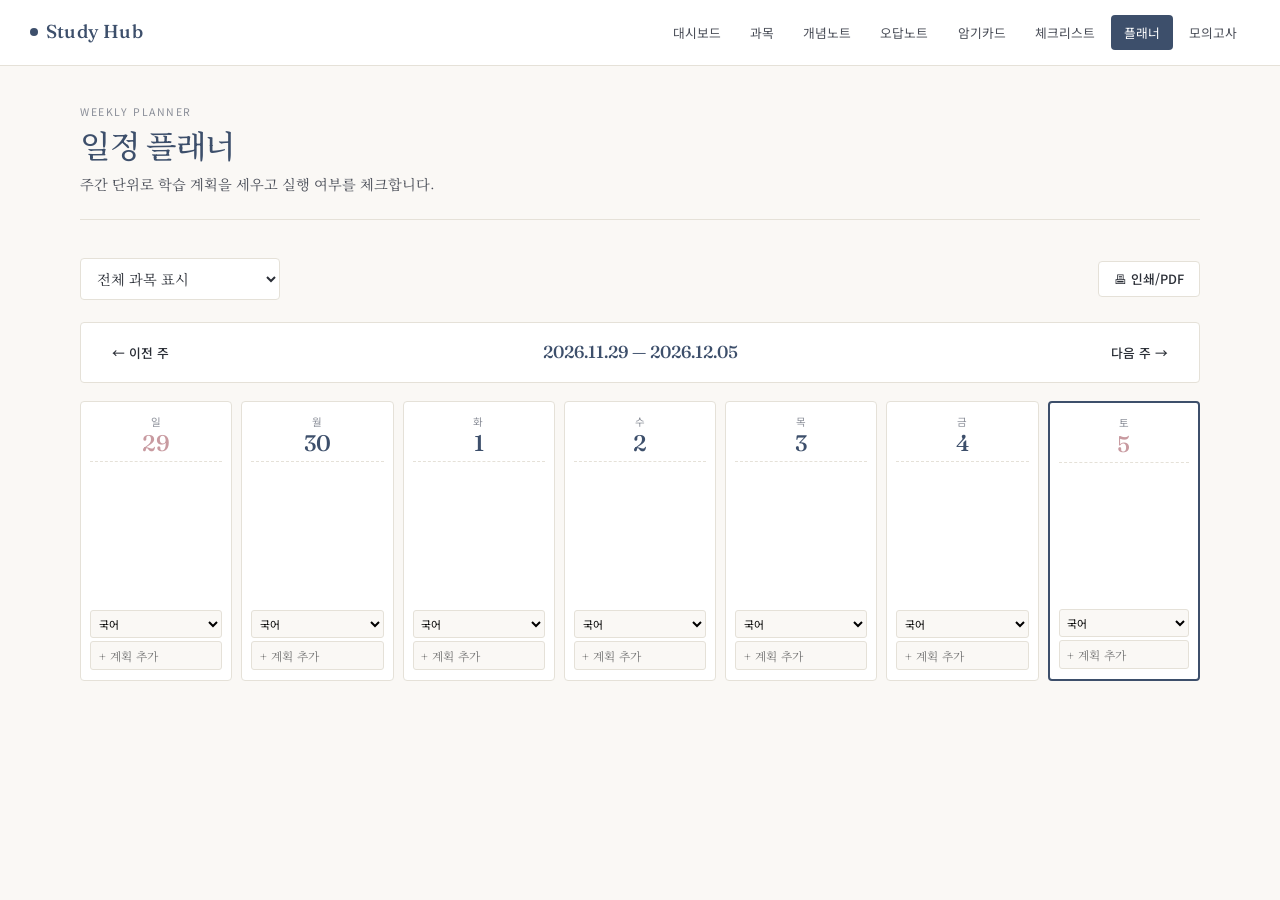
<file: planner.html>
<!DOCTYPE html>
<html lang="ko">
<head>
<meta charset="UTF-8">
<title>Study Hub — 일정 플래너</title>
<meta name="viewport" content="width=device-width, initial-scale=1">
<link rel="stylesheet" href="shared.css">
<style>
  .week-nav {
    display: flex;
    justify-content: space-between;
    align-items: center;
    margin-bottom: 1.25rem;
    padding: 0.75rem 1rem;
    background: var(--bg-card);
    border: 1px solid var(--line);
    border-radius: var(--radius);
  }
  .week-label {
    font-family: var(--font-display);
    font-weight: 500;
    font-size: 1.15rem;
    color: var(--navy);
  }

  .week-grid {
    display: grid;
    grid-template-columns: repeat(7, 1fr);
    gap: 0.6rem;
  }
  .day-col {
    background: var(--bg-card);
    border: 1px solid var(--line);
    border-radius: var(--radius);
    padding: 0.7rem 0.6rem;
    min-height: 280px;
    display: flex;
    flex-direction: column;
  }
  .day-col.today { border-color: var(--navy); border-width: 2px; }
  .day-col.weekend .day-num { color: var(--rose); }

  .day-head {
    text-align: center;
    margin-bottom: 0.5rem;
    padding-bottom: 0.4rem;
    border-bottom: 1px dashed var(--line);
  }
  .day-name {
    font-family: var(--font-sans);
    font-size: 0.7rem;
    color: var(--ink-light);
    letter-spacing: 0.05em;
    text-transform: uppercase;
  }
  .day-num {
    font-family: var(--font-display);
    font-weight: 500;
    font-size: 1.5rem;
    color: var(--navy);
    line-height: 1;
    margin-top: 0.15rem;
  }

  .plan-item {
    display: flex;
    align-items: flex-start;
    gap: 0.4rem;
    padding: 0.4rem 0.45rem;
    border-radius: 4px;
    margin-bottom: 0.25rem;
    font-size: 0.82rem;
    line-height: 1.4;
    background: var(--bg);
  }
  .plan-item.done { opacity: 0.5; }
  .plan-item.done .plan-text { text-decoration: line-through; }
  .plan-cb { margin-top: 0.2rem; cursor: pointer; flex-shrink: 0; accent-color: var(--olive); }
  .plan-text { flex: 1; word-break: keep-all; font-family: var(--font-body); }
  .plan-x {
    cursor: pointer;
    opacity: 0;
    color: var(--ink-light);
    font-size: 0.9rem;
    transition: opacity 0.15s ease;
  }
  .plan-item:hover .plan-x { opacity: 0.7; }
  .plan-x:hover { opacity: 1 !important; color: #a85055; }

  .plan-subject-dot {
    width: 4px;
    align-self: stretch;
    border-radius: 2px;
    margin-right: 0.1rem;
  }
  .plan-dot-navy   { background: var(--navy); }
  .plan-dot-olive  { background: var(--olive); }
  .plan-dot-violet { background: var(--violet); }
  .plan-dot-rose   { background: var(--rose); }

  .day-add {
    margin-top: auto;
    padding-top: 0.4rem;
  }
  .day-add-input {
    width: 100%;
    font-family: var(--font-body);
    font-size: 0.78rem;
    padding: 0.35rem 0.5rem;
    border: 1px solid var(--line);
    border-radius: 3px;
    background: var(--bg);
  }
  .day-add-input:focus { outline: none; border-color: var(--navy-soft); }
  .day-add-subject {
    width: 100%;
    font-family: var(--font-sans);
    font-size: 0.72rem;
    padding: 0.25rem;
    border: 1px solid var(--line);
    border-radius: 3px;
    background: var(--bg);
    margin-bottom: 0.25rem;
  }

  @media (max-width: 900px) {
    .week-grid { grid-template-columns: 1fr; }
    .day-col { min-height: auto; }
  }

  @media print {
    .week-grid { grid-template-columns: repeat(7, 1fr); }
    .day-col { background: white !important; min-height: 200px; }
    .day-add { display: none !important; }
  }
</style>
</head>
<body>
<nav class="top-nav no-print">
  <a href="index.html" class="brand"><span class="brand-mark"></span>Study Hub</a>
  <div class="nav-links"></div>
</nav>

<main class="container">
  <header class="page-header">
    <div class="page-eyebrow">Weekly Planner</div>
    <h1 class="page-title">일정 플래너</h1>
    <p class="page-subtitle">주간 단위로 학습 계획을 세우고 실행 여부를 체크합니다.</p>
  </header>

  <div class="toolbar no-print">
    <select class="select" id="filter-subject" onchange="render()" style="max-width: 200px;">
      <option value="">전체 과목 표시</option>
    </select>
    <div class="toolbar-spacer"></div>
    <button class="btn" onclick="window.print()">🖶 인쇄/PDF</button>
  </div>

  <div class="week-nav no-print">
    <button class="btn btn-ghost" onclick="shiftWeek(-1)">← 이전 주</button>
    <div class="week-label" id="week-label"></div>
    <button class="btn btn-ghost" onclick="shiftWeek(1)">다음 주 →</button>
  </div>

  <div class="week-grid" id="grid"></div>
</main>

<script src="shared.js"></script>
<script>
  renderNav('planner');

  let weekOffset = 0;

  function populateSelectors() {
    const sel = document.getElementById('filter-subject');
    sel.innerHTML = `<option value="">전체 과목 표시</option>` +
      DATA.subjects.map(s => `<option value="${s.id}">${escapeHtml(s.name)}</option>`).join('');
  }

  function startOfWeek(offset = 0) {
    const d = new Date();
    d.setHours(0, 0, 0, 0);
    const day = d.getDay(); // 0 = Sun
    const diff = -day + (offset * 7);
    d.setDate(d.getDate() + diff);
    return d;
  }

  function ymd(d) {
    const y = d.getFullYear();
    const m = String(d.getMonth() + 1).padStart(2, '0');
    const dd = String(d.getDate()).padStart(2, '0');
    return `${y}-${m}-${dd}`;
  }

  function shiftWeek(delta) { weekOffset += delta; render(); }

  function addPlan(dateStr, inputEl, subjectSelEl) {
    const text = inputEl.value.trim();
    const subjectId = subjectSelEl.value;
    if (!text) return;
    if (!subjectId) { alert('과목을 선택하세요.'); return; }
    DATA.planner.push({ id: newId('p'), date: dateStr, subjectId, text, done: false });
    commit();
    inputEl.value = '';
    render();
    setTimeout(() => { document.getElementById(`addtext-${dateStr}`)?.focus(); }, 50);
  }

  function togglePlan(id) {
    const p = DATA.planner.find(x => x.id === id);
    p.done = !p.done;
    commit();
    render();
  }

  function removePlan(id) {
    DATA.planner = DATA.planner.filter(p => p.id !== id);
    commit();
    render();
  }

  function render() {
    populateSelectors();
    const start = startOfWeek(weekOffset);
    const end = new Date(start); end.setDate(end.getDate() + 6);
    document.getElementById('week-label').textContent =
      `${start.getFullYear()}.${String(start.getMonth()+1).padStart(2,'0')}.${String(start.getDate()).padStart(2,'0')}` +
      ` — ${end.getFullYear()}.${String(end.getMonth()+1).padStart(2,'0')}.${String(end.getDate()).padStart(2,'0')}`;

    const todayStr = today();
    const fsub = document.getElementById('filter-subject').value;
    const dayNames = ['일','월','화','수','목','금','토'];

    const grid = document.getElementById('grid');
    grid.innerHTML = '';

    for (let i = 0; i < 7; i++) {
      const d = new Date(start); d.setDate(start.getDate() + i);
      const dateStr = ymd(d);
      const isToday = dateStr === todayStr;
      const isWeekend = i === 0 || i === 6;

      let plans = DATA.planner.filter(p => p.date === dateStr);
      if (fsub) plans = plans.filter(p => p.subjectId === fsub);
      plans.sort((a, b) => Number(a.done) - Number(b.done));

      const subjectOptions = DATA.subjects.map(s => `<option value="${s.id}">${escapeHtml(s.name)}</option>`).join('');

      const html = `
        <div class="day-col ${isToday ? 'today' : ''} ${isWeekend ? 'weekend' : ''}">
          <div class="day-head">
            <div class="day-name">${dayNames[i]}</div>
            <div class="day-num">${d.getDate()}</div>
          </div>
          <div class="day-items">
            ${plans.map(p => {
              const sub = getSubject(p.subjectId);
              return `
                <div class="plan-item ${p.done ? 'done' : ''}">
                  <span class="plan-subject-dot plan-dot-${sub ? sub.color : 'navy'}"></span>
                  <input type="checkbox" class="plan-cb" ${p.done ? 'checked' : ''} onchange="togglePlan('${p.id}')">
                  <span class="plan-text">${escapeHtml(p.text)}</span>
                  <span class="plan-x no-print" onclick="removePlan('${p.id}')">×</span>
                </div>`;
            }).join('')}
          </div>
          <div class="day-add no-print">
            <select class="day-add-subject" id="addsub-${dateStr}">
              ${subjectOptions}
            </select>
            <input type="text" class="day-add-input" id="addtext-${dateStr}" placeholder="+ 계획 추가"
                   onkeydown="if(event.key==='Enter') addPlan('${dateStr}', this, document.getElementById('addsub-${dateStr}'))">
          </div>
        </div>
      `;
      grid.insertAdjacentHTML('beforeend', html);
    }
  }

  render();
</script>
</body>
</html>
</file>
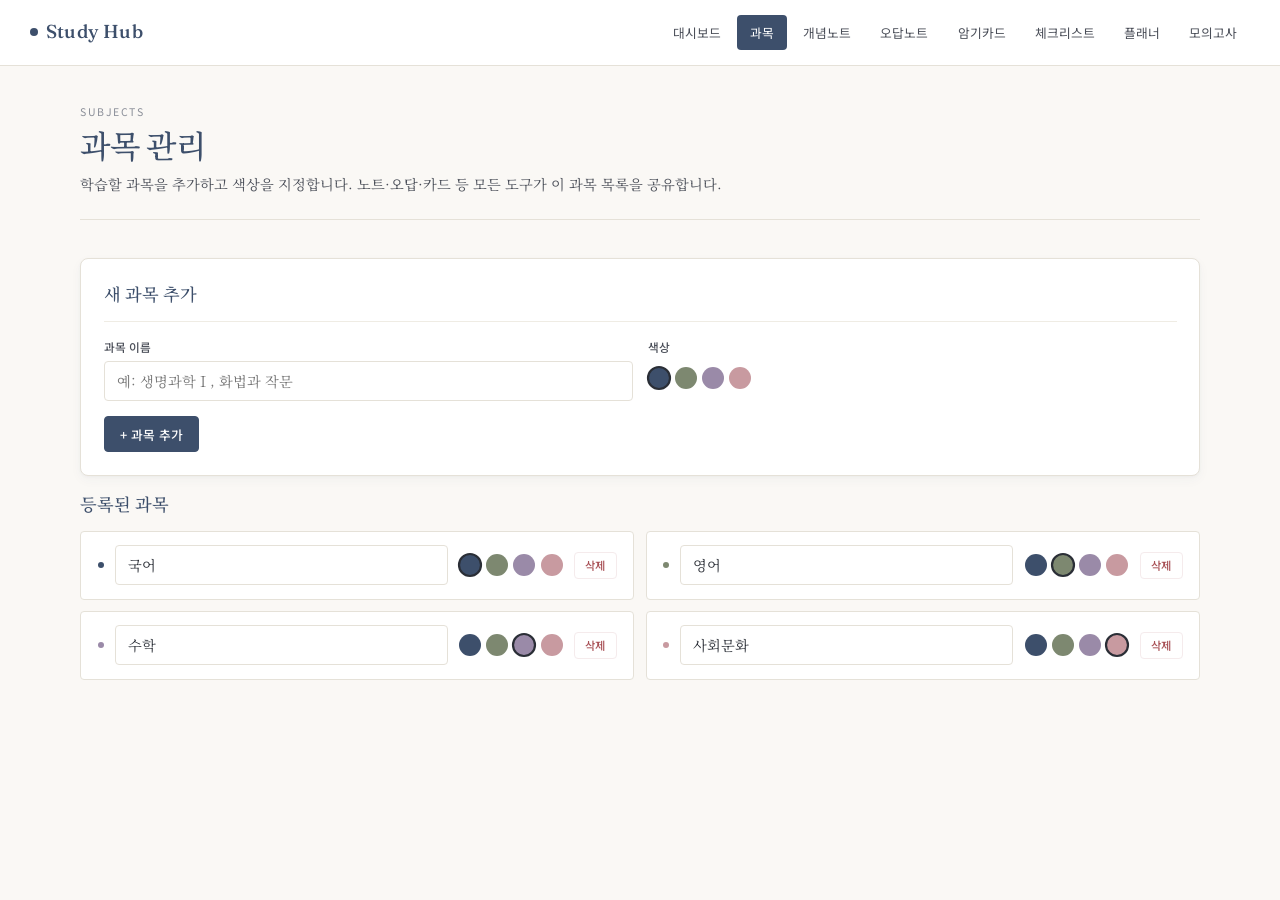
<file: subjects.html>
<!DOCTYPE html>
<html lang="ko">
<head>
<meta charset="UTF-8">
<title>Study Hub — 과목 관리</title>
<meta name="viewport" content="width=device-width, initial-scale=1">
<link rel="stylesheet" href="shared.css">
<style>
  .subject-list { display: grid; grid-template-columns: repeat(2, 1fr); gap: 0.75rem; }
  .subject-row {
    display: flex;
    align-items: center;
    gap: 0.75rem;
    padding: 0.9rem 1.1rem;
    background: var(--bg-card);
    border: 1px solid var(--line);
    border-radius: var(--radius);
  }
  .subject-row .input { flex: 1; }
  .color-swatches { display: flex; gap: 0.35rem; }
  .swatch {
    width: 22px; height: 22px;
    border-radius: 50%;
    cursor: pointer;
    border: 2px solid transparent;
    transition: all 0.15s ease;
  }
  .swatch.active { border-color: var(--ink); transform: scale(1.1); }
  .swatch-navy   { background: var(--navy); }
  .swatch-olive  { background: var(--olive); }
  .swatch-violet { background: var(--violet); }
  .swatch-rose   { background: var(--rose); }

  @media (max-width: 800px) {
    .subject-list { grid-template-columns: 1fr; }
  }
</style>
</head>
<body>
<nav class="top-nav no-print">
  <a href="index.html" class="brand"><span class="brand-mark"></span>Study Hub</a>
  <div class="nav-links"></div>
</nav>

<main class="container">
  <header class="page-header">
    <div class="page-eyebrow">Subjects</div>
    <h1 class="page-title">과목 관리</h1>
    <p class="page-subtitle">학습할 과목을 추가하고 색상을 지정합니다. 노트·오답·카드 등 모든 도구가 이 과목 목록을 공유합니다.</p>
  </header>

  <div class="card mb-2 no-print">
    <div class="card-header">
      <div class="card-title">새 과목 추가</div>
    </div>
    <div class="form-grid form-grid-2">
      <div>
        <label class="label">과목 이름</label>
        <input type="text" id="new-name" class="input" placeholder="예: 생명과학Ⅰ, 화법과 작문">
      </div>
      <div>
        <label class="label">색상</label>
        <div class="color-swatches" id="new-color-picker" style="padding-top: 0.4rem;">
          <div class="swatch swatch-navy active"   data-color="navy"></div>
          <div class="swatch swatch-olive"         data-color="olive"></div>
          <div class="swatch swatch-violet"        data-color="violet"></div>
          <div class="swatch swatch-rose"          data-color="rose"></div>
        </div>
      </div>
    </div>
    <div style="margin-top: 1rem;">
      <button class="btn btn-primary" onclick="addNewSubject()">+ 과목 추가</button>
    </div>
  </div>

  <h2 class="section-title" style="font-family: var(--font-display); font-weight: 500; font-size: 1.15rem; color: var(--navy); margin-bottom: 0.75rem;">등록된 과목</h2>
  <div class="subject-list" id="list"></div>
</main>

<script src="shared.js"></script>
<script>
  renderNav('subjects');
  let newColor = 'navy';

  document.querySelectorAll('#new-color-picker .swatch').forEach(s => {
    s.addEventListener('click', () => {
      document.querySelectorAll('#new-color-picker .swatch').forEach(x => x.classList.remove('active'));
      s.classList.add('active');
      newColor = s.dataset.color;
    });
  });

  function addNewSubject() {
    const name = document.getElementById('new-name').value.trim();
    if (!name) { alert('과목 이름을 입력해 주세요.'); return; }
    if (DATA.subjects.some(s => s.name === name)) { alert('같은 이름의 과목이 이미 있습니다.'); return; }
    addSubject(name, newColor);
    document.getElementById('new-name').value = '';
    render();
  }

  function render() {
    const list = document.getElementById('list');
    if (DATA.subjects.length === 0) {
      list.innerHTML = `<div class="empty"><div class="empty-mark">·</div>등록된 과목이 없습니다.</div>`;
      return;
    }
    list.innerHTML = DATA.subjects.map(s => `
      <div class="subject-row">
        <span class="subject-dot dot-${s.color}"></span>
        <input type="text" class="input" value="${escapeHtml(s.name)}" onchange="renameSubject('${s.id}', this.value)">
        <div class="color-swatches">
          ${['navy','olive','violet','rose'].map(c => `
            <div class="swatch swatch-${c} ${s.color === c ? 'active' : ''}" onclick="changeColor('${s.id}','${c}')"></div>
          `).join('')}
        </div>
        <button class="btn btn-sm btn-ghost btn-danger" onclick="removeSubject('${s.id}')">삭제</button>
      </div>
    `).join('');
  }

  function renameSubject(id, value) {
    const v = value.trim();
    if (!v) { alert('이름은 비울 수 없습니다.'); render(); return; }
    updateSubject(id, { name: v });
    render();
  }

  function changeColor(id, color) {
    updateSubject(id, { color });
    render();
  }

  function removeSubject(id) {
    const s = getSubject(id);
    if (!confirm(`'${s.name}' 과목을 삭제할까요?\n(이 과목에 연결된 노트·오답·카드 등은 '기타'로 표시됩니다.)`)) return;
    deleteSubject(id);
    render();
  }

  render();
</script>
</body>
</html>
</file>
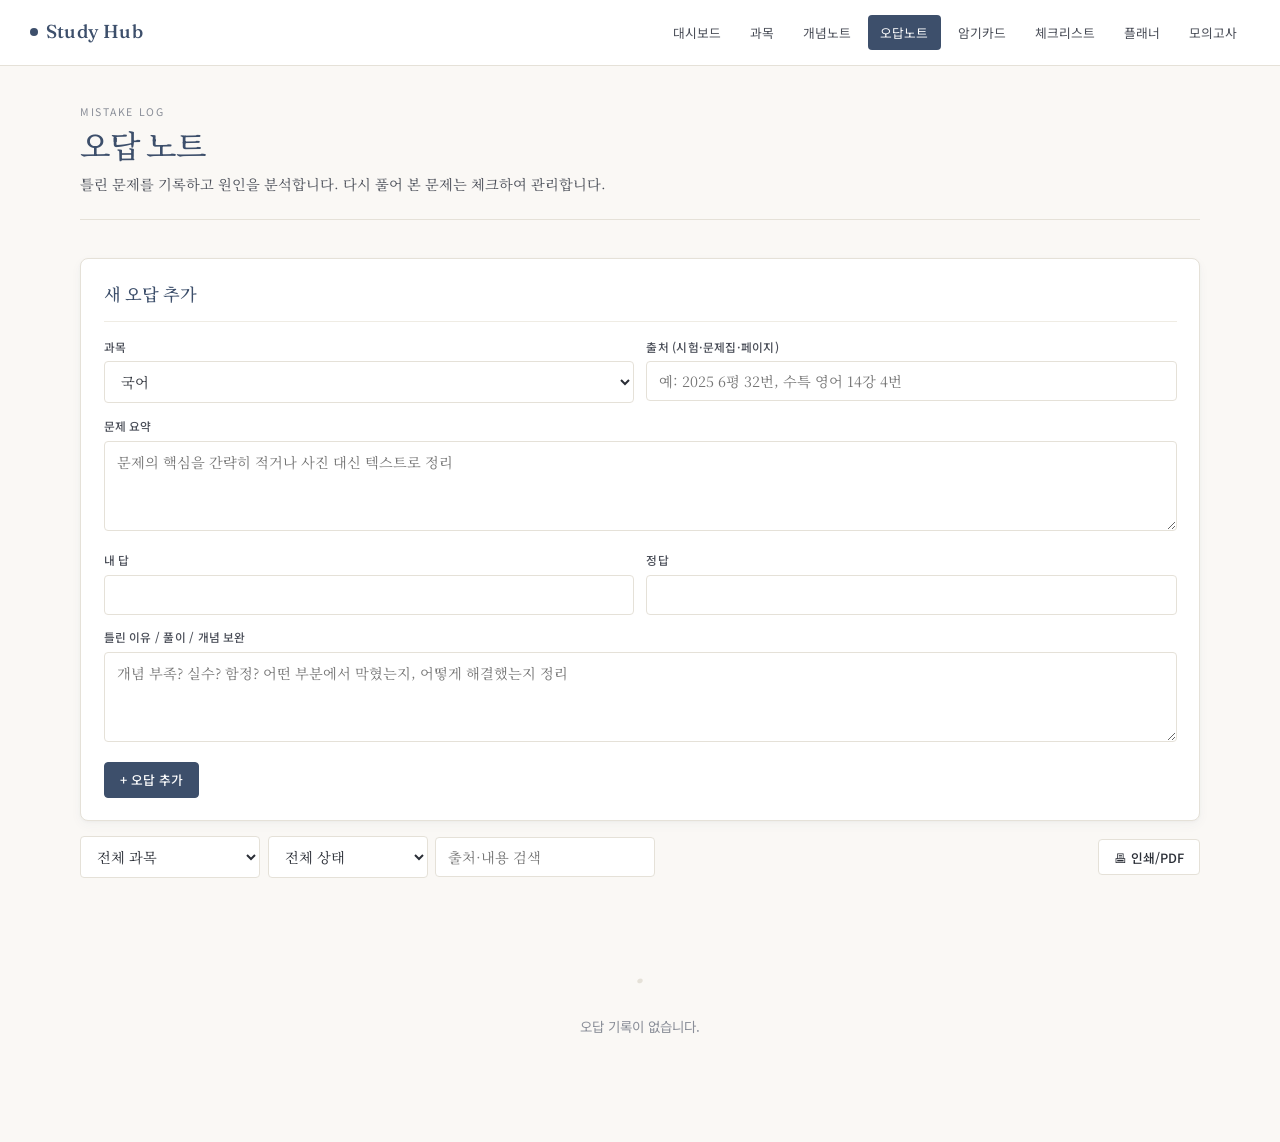
<file: wrong.html>
<!DOCTYPE html>
<html lang="ko">
<head>
<meta charset="UTF-8">
<title>Study Hub — 오답 노트</title>
<meta name="viewport" content="width=device-width, initial-scale=1">
<link rel="stylesheet" href="shared.css">
<style>
  .wrong-item {
    background: var(--bg-card);
    border: 1px solid var(--line);
    border-radius: var(--radius-lg);
    padding: 1.25rem 1.5rem;
    margin-bottom: 0.9rem;
    position: relative;
  }
  .wrong-item.resolved { background: var(--olive-pale); border-color: #cdd4c5; }

  .wrong-head {
    display: flex;
    justify-content: space-between;
    align-items: center;
    flex-wrap: wrap;
    gap: 0.5rem;
    margin-bottom: 0.75rem;
    padding-bottom: 0.5rem;
    border-bottom: 1px dashed var(--line);
  }
  .wrong-source {
    font-family: var(--font-display);
    font-weight: 500;
    font-size: 1rem;
    color: var(--navy);
  }

  .wrong-section {
    margin-bottom: 0.75rem;
  }
  .wrong-label {
    font-family: var(--font-sans);
    font-size: 0.72rem;
    color: var(--ink-light);
    letter-spacing: 0.05em;
    text-transform: uppercase;
    margin-bottom: 0.25rem;
  }
  .wrong-content {
    font-family: var(--font-body);
    font-size: 0.95rem;
    line-height: 1.65;
    white-space: pre-wrap;
  }
  .wrong-answer-row { display: grid; grid-template-columns: 1fr 1fr; gap: 1rem; }
  .answer-box {
    padding: 0.6rem 0.9rem;
    border-radius: var(--radius);
    font-family: var(--font-body);
    font-size: 0.95rem;
  }
  .answer-wrong { background: var(--rose-pale); color: #8a4248; }
  .answer-correct { background: var(--olive-pale); color: #4a5440; }

  .reason-block {
    background: var(--violet-pale);
    border-left: 3px solid var(--violet);
    padding: 0.75rem 1rem;
    border-radius: var(--radius);
    font-family: var(--font-body);
    font-size: 0.92rem;
    line-height: 1.65;
    white-space: pre-wrap;
  }

  .retry-toggle {
    display: inline-flex;
    align-items: center;
    gap: 0.4rem;
    cursor: pointer;
    font-family: var(--font-sans);
    font-size: 0.8rem;
    color: var(--ink-soft);
  }
  .retry-toggle input { width: 16px; height: 16px; }

  /* Add form */
  .add-form .form-grid { display: grid; gap: 0.85rem; }

  @media (max-width: 700px) {
    .wrong-answer-row { grid-template-columns: 1fr; }
  }
</style>
</head>
<body>
<nav class="top-nav no-print">
  <a href="index.html" class="brand"><span class="brand-mark"></span>Study Hub</a>
  <div class="nav-links"></div>
</nav>

<main class="container">
  <header class="page-header">
    <div class="page-eyebrow">Mistake Log</div>
    <h1 class="page-title">오답 노트</h1>
    <p class="page-subtitle">틀린 문제를 기록하고 원인을 분석합니다. 다시 풀어 본 문제는 체크하여 관리합니다.</p>
  </header>

  <div class="card mb-2 no-print add-form">
    <div class="card-header">
      <div class="card-title">새 오답 추가</div>
    </div>
    <div class="form-grid">
      <div class="form-grid form-grid-2">
        <div>
          <label class="label">과목</label>
          <select class="select" id="f-subject"></select>
        </div>
        <div>
          <label class="label">출처 (시험·문제집·페이지)</label>
          <input type="text" class="input" id="f-source" placeholder="예: 2025 6평 32번, 수특 영어 14강 4번">
        </div>
      </div>
      <div>
        <label class="label">문제 요약</label>
        <textarea class="textarea" id="f-question" placeholder="문제의 핵심을 간략히 적거나 사진 대신 텍스트로 정리"></textarea>
      </div>
      <div class="form-grid form-grid-2">
        <div>
          <label class="label">내 답</label>
          <input type="text" class="input" id="f-my">
        </div>
        <div>
          <label class="label">정답</label>
          <input type="text" class="input" id="f-correct">
        </div>
      </div>
      <div>
        <label class="label">틀린 이유 / 풀이 / 개념 보완</label>
        <textarea class="textarea" id="f-reason" placeholder="개념 부족? 실수? 함정? 어떤 부분에서 막혔는지, 어떻게 해결했는지 정리"></textarea>
      </div>
      <div>
        <button class="btn btn-primary" onclick="addWrong()">+ 오답 추가</button>
      </div>
    </div>
  </div>

  <div class="toolbar no-print">
    <select class="select" id="filter-subject" onchange="render()" style="max-width: 180px;">
      <option value="">전체 과목</option>
    </select>
    <select class="select" id="filter-status" onchange="render()" style="max-width: 160px;">
      <option value="">전체 상태</option>
      <option value="unresolved">미해결만</option>
      <option value="resolved">해결만</option>
    </select>
    <input type="text" class="input" id="filter-search" placeholder="출처·내용 검색" oninput="render()" style="max-width: 220px;">
    <div class="toolbar-spacer"></div>
    <button class="btn" onclick="window.print()">🖶 인쇄/PDF</button>
  </div>

  <div id="list"></div>
</main>

<script src="shared.js"></script>
<script>
  renderNav('wrong');

  function populateSubjectSelectors() {
    const opts = DATA.subjects.map(s => `<option value="${s.id}">${escapeHtml(s.name)}</option>`).join('');
    document.getElementById('f-subject').innerHTML = opts;
    document.getElementById('filter-subject').innerHTML =
      `<option value="">전체 과목</option>` + opts;
  }

  function addWrong() {
    const subjectId = document.getElementById('f-subject').value;
    const source = document.getElementById('f-source').value.trim();
    const question = document.getElementById('f-question').value.trim();
    const myAnswer = document.getElementById('f-my').value.trim();
    const correctAnswer = document.getElementById('f-correct').value.trim();
    const reason = document.getElementById('f-reason').value.trim();

    if (!subjectId) { alert('과목을 선택하세요.'); return; }
    if (!source && !question) { alert('출처나 문제 중 하나는 입력하세요.'); return; }

    DATA.wrongs.unshift({
      id: newId('w'), subjectId, source, question, myAnswer, correctAnswer, reason,
      retry: false, createdAt: Date.now()
    });
    commit();

    ['f-source','f-question','f-my','f-correct','f-reason'].forEach(id => document.getElementById(id).value = '');
    render();
  }

  function toggleRetry(id) {
    const w = DATA.wrongs.find(x => x.id === id);
    w.retry = !w.retry;
    commit();
    render();
  }

  function deleteWrong(id) {
    if (!confirm('이 오답 기록을 삭제할까요?')) return;
    DATA.wrongs = DATA.wrongs.filter(w => w.id !== id);
    commit();
    render();
  }

  function filtered() {
    const fsub = document.getElementById('filter-subject')?.value || '';
    const fst = document.getElementById('filter-status')?.value || '';
    const fq = (document.getElementById('filter-search')?.value || '').toLowerCase();
    return DATA.wrongs
      .filter(w => !fsub || w.subjectId === fsub)
      .filter(w => !fst || (fst === 'resolved' ? w.retry : !w.retry))
      .filter(w => {
        if (!fq) return true;
        return [w.source, w.question, w.reason].some(x => (x || '').toLowerCase().includes(fq));
      });
  }

  function render() {
    populateSubjectSelectors();
    const list = document.getElementById('list');
    const items = filtered();
    if (items.length === 0) {
      list.innerHTML = `<div class="empty"><div class="empty-mark">·</div>오답 기록이 없습니다.</div>`;
      return;
    }
    list.innerHTML = items.map(w => {
      const sub = getSubject(w.subjectId);
      return `
        <div class="wrong-item ${w.retry ? 'resolved' : ''}">
          <div class="wrong-head">
            <div class="flex gap-1" style="align-items: center;">
              <span class="subject-tag tag-${sub ? sub.color : 'navy'}">
                <span class="subject-dot dot-${sub ? sub.color : 'navy'}"></span>
                ${escapeHtml(sub ? sub.name : '기타')}
              </span>
              ${w.source ? `<span class="wrong-source">${escapeHtml(w.source)}</span>` : ''}
            </div>
            <div class="flex gap-1 no-print" style="align-items: center;">
              <label class="retry-toggle">
                <input type="checkbox" ${w.retry ? 'checked' : ''} onchange="toggleRetry('${w.id}')">
                다시 풀어봄
              </label>
              <button class="btn btn-sm btn-ghost btn-danger" onclick="deleteWrong('${w.id}')">삭제</button>
            </div>
          </div>

          ${w.question ? `
            <div class="wrong-section">
              <div class="wrong-label">문제</div>
              <div class="wrong-content">${escapeHtml(w.question)}</div>
            </div>` : ''}

          ${(w.myAnswer || w.correctAnswer) ? `
            <div class="wrong-section">
              <div class="wrong-answer-row">
                ${w.myAnswer ? `<div><div class="wrong-label">내 답</div><div class="answer-box answer-wrong">${escapeHtml(w.myAnswer)}</div></div>` : '<div></div>'}
                ${w.correctAnswer ? `<div><div class="wrong-label">정답</div><div class="answer-box answer-correct">${escapeHtml(w.correctAnswer)}</div></div>` : '<div></div>'}
              </div>
            </div>` : ''}

          ${w.reason ? `
            <div class="wrong-section">
              <div class="wrong-label">분석 / 보완</div>
              <div class="reason-block">${escapeHtml(w.reason)}</div>
            </div>` : ''}
        </div>`;
    }).join('');
  }

  render();
</script>
</body>
</html>
</file>
<file: shared.css>
/* ============================================
   Study Hub — Shared Design System
   ============================================ */

@import url('https://fonts.googleapis.com/css2?family=Fraunces:ital,opsz,wght@0,9..144,400;0,9..144,500;0,9..144,600;1,9..144,400&family=Noto+Serif+KR:wght@300;400;500;600;700&family=Noto+Sans+KR:wght@300;400;500;600&display=swap');

:root {
  /* Palette — muted, refined */
  --navy: #3d4f6b;
  --navy-soft: #5a6d8a;
  --navy-pale: #e8ecf2;
  --olive: #7d8870;
  --olive-pale: #ecefe6;
  --violet: #9a8aa8;
  --violet-pale: #efebf3;
  --rose: #c89aa0;
  --rose-pale: #f5ebec;

  --ink: #2a2e36;
  --ink-soft: #4a4e58;
  --ink-light: #8a8e98;
  --bg: #faf8f5;
  --bg-card: #ffffff;
  --line: #e5e1d8;
  --line-soft: #efece4;

  /* Typography */
  --font-display: 'Fraunces', 'Noto Serif KR', serif;
  --font-body: 'Noto Serif KR', serif;
  --font-sans: 'Noto Sans KR', sans-serif;

  /* Spacing */
  --radius: 4px;
  --radius-lg: 8px;
  --shadow-soft: 0 1px 3px rgba(61, 79, 107, 0.04), 0 4px 12px rgba(61, 79, 107, 0.04);
}

* { box-sizing: border-box; margin: 0; padding: 0; }

html { font-size: 15px; }

body {
  font-family: var(--font-body);
  background: var(--bg);
  color: var(--ink);
  line-height: 1.65;
  -webkit-font-smoothing: antialiased;
  min-height: 100vh;
}

/* ============================================
   Header / Nav
   ============================================ */

.top-nav {
  background: var(--bg-card);
  border-bottom: 1px solid var(--line);
  padding: 1rem 2rem;
  display: flex;
  align-items: center;
  justify-content: space-between;
  position: sticky;
  top: 0;
  z-index: 50;
}

.brand {
  font-family: var(--font-display);
  font-weight: 500;
  font-size: 1.25rem;
  color: var(--navy);
  letter-spacing: 0.02em;
  text-decoration: none;
  display: flex;
  align-items: center;
  gap: 0.5rem;
}

.brand-mark {
  width: 8px;
  height: 8px;
  background: var(--navy);
  border-radius: 50%;
  display: inline-block;
}

.nav-links {
  display: flex;
  gap: 0.25rem;
  align-items: center;
  flex-wrap: wrap;
}

.nav-link {
  font-family: var(--font-sans);
  font-size: 0.85rem;
  color: var(--ink-soft);
  text-decoration: none;
  padding: 0.45rem 0.85rem;
  border-radius: var(--radius);
  transition: all 0.15s ease;
  white-space: nowrap;
}

.nav-link:hover { background: var(--navy-pale); color: var(--navy); }
.nav-link.active { background: var(--navy); color: white; }

/* ============================================
   Layout
   ============================================ */

.container {
  max-width: 1180px;
  margin: 0 auto;
  padding: 2.5rem 2rem 4rem;
}

.page-header {
  margin-bottom: 2.5rem;
  padding-bottom: 1.5rem;
  border-bottom: 1px solid var(--line);
}

.page-eyebrow {
  font-family: var(--font-sans);
  font-size: 0.7rem;
  letter-spacing: 0.15em;
  text-transform: uppercase;
  color: var(--ink-light);
  margin-bottom: 0.5rem;
}

.page-title {
  font-family: var(--font-display);
  font-weight: 500;
  font-size: 2.1rem;
  color: var(--navy);
  letter-spacing: -0.01em;
  line-height: 1.2;
}

.page-subtitle {
  font-size: 0.95rem;
  color: var(--ink-soft);
  margin-top: 0.5rem;
}

/* ============================================
   Cards
   ============================================ */

.card {
  background: var(--bg-card);
  border: 1px solid var(--line);
  border-radius: var(--radius-lg);
  padding: 1.5rem;
  box-shadow: var(--shadow-soft);
}

.card-header {
  display: flex;
  align-items: baseline;
  justify-content: space-between;
  margin-bottom: 1rem;
  padding-bottom: 0.75rem;
  border-bottom: 1px solid var(--line-soft);
}

.card-title {
  font-family: var(--font-display);
  font-weight: 500;
  font-size: 1.15rem;
  color: var(--navy);
}

.card-meta {
  font-family: var(--font-sans);
  font-size: 0.75rem;
  color: var(--ink-light);
}

/* ============================================
   Buttons & Inputs
   ============================================ */

.btn {
  font-family: var(--font-sans);
  font-size: 0.85rem;
  font-weight: 500;
  padding: 0.5rem 1rem;
  border: 1px solid var(--line);
  background: var(--bg-card);
  color: var(--ink);
  border-radius: var(--radius);
  cursor: pointer;
  transition: all 0.15s ease;
  text-decoration: none;
  display: inline-flex;
  align-items: center;
  gap: 0.4rem;
}

.btn:hover { background: var(--navy-pale); border-color: var(--navy-soft); }

.btn-primary {
  background: var(--navy);
  color: white;
  border-color: var(--navy);
}
.btn-primary:hover { background: var(--navy-soft); border-color: var(--navy-soft); }

.btn-ghost { border-color: transparent; background: transparent; }
.btn-ghost:hover { background: var(--navy-pale); }

.btn-danger { color: #a85055; border-color: var(--rose-pale); }
.btn-danger:hover { background: var(--rose-pale); }

.btn-sm { font-size: 0.75rem; padding: 0.3rem 0.7rem; }

.input, .textarea, .select {
  font-family: var(--font-body);
  font-size: 0.95rem;
  padding: 0.6rem 0.8rem;
  border: 1px solid var(--line);
  background: var(--bg-card);
  color: var(--ink);
  border-radius: var(--radius);
  width: 100%;
  transition: border-color 0.15s ease;
}

.input:focus, .textarea:focus, .select:focus {
  outline: none;
  border-color: var(--navy-soft);
}

.textarea { resize: vertical; min-height: 90px; line-height: 1.6; }

.label {
  font-family: var(--font-sans);
  font-size: 0.78rem;
  font-weight: 500;
  color: var(--ink-soft);
  margin-bottom: 0.35rem;
  display: block;
  letter-spacing: 0.02em;
}

.form-row { margin-bottom: 1rem; }
.form-grid { display: grid; gap: 1rem; }
.form-grid-2 { grid-template-columns: 1fr 1fr; }

/* ============================================
   Subject Tag
   ============================================ */

.subject-tag {
  display: inline-flex;
  align-items: center;
  gap: 0.35rem;
  font-family: var(--font-sans);
  font-size: 0.72rem;
  font-weight: 500;
  padding: 0.2rem 0.55rem;
  border-radius: 20px;
  letter-spacing: 0.02em;
}

.subject-dot {
  width: 6px;
  height: 6px;
  border-radius: 50%;
  display: inline-block;
}

/* Subject color variants */
.tag-navy   { background: var(--navy-pale);   color: var(--navy); }
.tag-olive  { background: var(--olive-pale);  color: var(--olive); }
.tag-violet { background: var(--violet-pale); color: var(--violet); }
.tag-rose   { background: var(--rose-pale);   color: #a85055; }

.dot-navy   { background: var(--navy); }
.dot-olive  { background: var(--olive); }
.dot-violet { background: var(--violet); }
.dot-rose   { background: var(--rose); }

/* ============================================
   Empty state
   ============================================ */

.empty {
  text-align: center;
  padding: 3rem 1rem;
  color: var(--ink-light);
  font-family: var(--font-sans);
  font-size: 0.9rem;
}
.empty-mark {
  font-family: var(--font-display);
  font-size: 2.5rem;
  color: var(--line);
  margin-bottom: 0.5rem;
  font-style: italic;
}

/* ============================================
   Toolbar
   ============================================ */

.toolbar {
  display: flex;
  gap: 0.5rem;
  align-items: center;
  flex-wrap: wrap;
  margin-bottom: 1.5rem;
}

.toolbar-spacer { flex: 1; }

/* ============================================
   Utilities
   ============================================ */

.grid { display: grid; gap: 1.25rem; }
.grid-2 { grid-template-columns: repeat(2, 1fr); }
.grid-3 { grid-template-columns: repeat(3, 1fr); }
.grid-4 { grid-template-columns: repeat(4, 1fr); }

@media (max-width: 800px) {
  .grid-2, .grid-3, .grid-4 { grid-template-columns: 1fr; }
  .form-grid-2 { grid-template-columns: 1fr; }
  .top-nav { padding: 0.75rem 1rem; flex-direction: column; gap: 0.5rem; align-items: flex-start; }
  .container { padding: 1.5rem 1rem 3rem; }
  .page-title { font-size: 1.6rem; }
}

.text-sm { font-size: 0.85rem; }
.text-muted { color: var(--ink-light); }
.text-soft { color: var(--ink-soft); }
.mb-0 { margin-bottom: 0; }
.mb-1 { margin-bottom: 0.5rem; }
.mb-2 { margin-bottom: 1rem; }
.mt-2 { margin-top: 1rem; }
.flex { display: flex; }
.flex-between { display: flex; justify-content: space-between; align-items: center; }
.gap-1 { gap: 0.5rem; }
.gap-2 { gap: 1rem; }

/* ============================================
   PRINT — A4 optimized
   ============================================ */

@media print {
  @page { size: A4; margin: 18mm 16mm; }

  html, body {
    background: white !important;
    color: #000 !important;
    font-size: 11pt;
  }

  .top-nav, .toolbar, .no-print,
  .btn, .nav-links, button {
    display: none !important;
  }

  .container {
    max-width: 100%;
    padding: 0;
    margin: 0;
  }

  .card {
    border: 1px solid #ccc !important;
    box-shadow: none !important;
    page-break-inside: avoid;
    margin-bottom: 1rem;
    padding: 1rem;
  }

  .page-header {
    border-bottom: 2px solid #000;
    margin-bottom: 1.5rem;
    padding-bottom: 0.75rem;
  }

  .page-title { color: #000 !important; }

  .subject-tag {
    border: 1px solid #888;
    background: white !important;
    color: #000 !important;
  }

  .grid-2, .grid-3, .grid-4 { grid-template-columns: 1fr 1fr; }

  a { color: inherit !important; text-decoration: none !important; }

  h1, h2, h3 { page-break-after: avoid; }
  .card, .note-item, .wrong-item { page-break-inside: avoid; }
}
</file>
